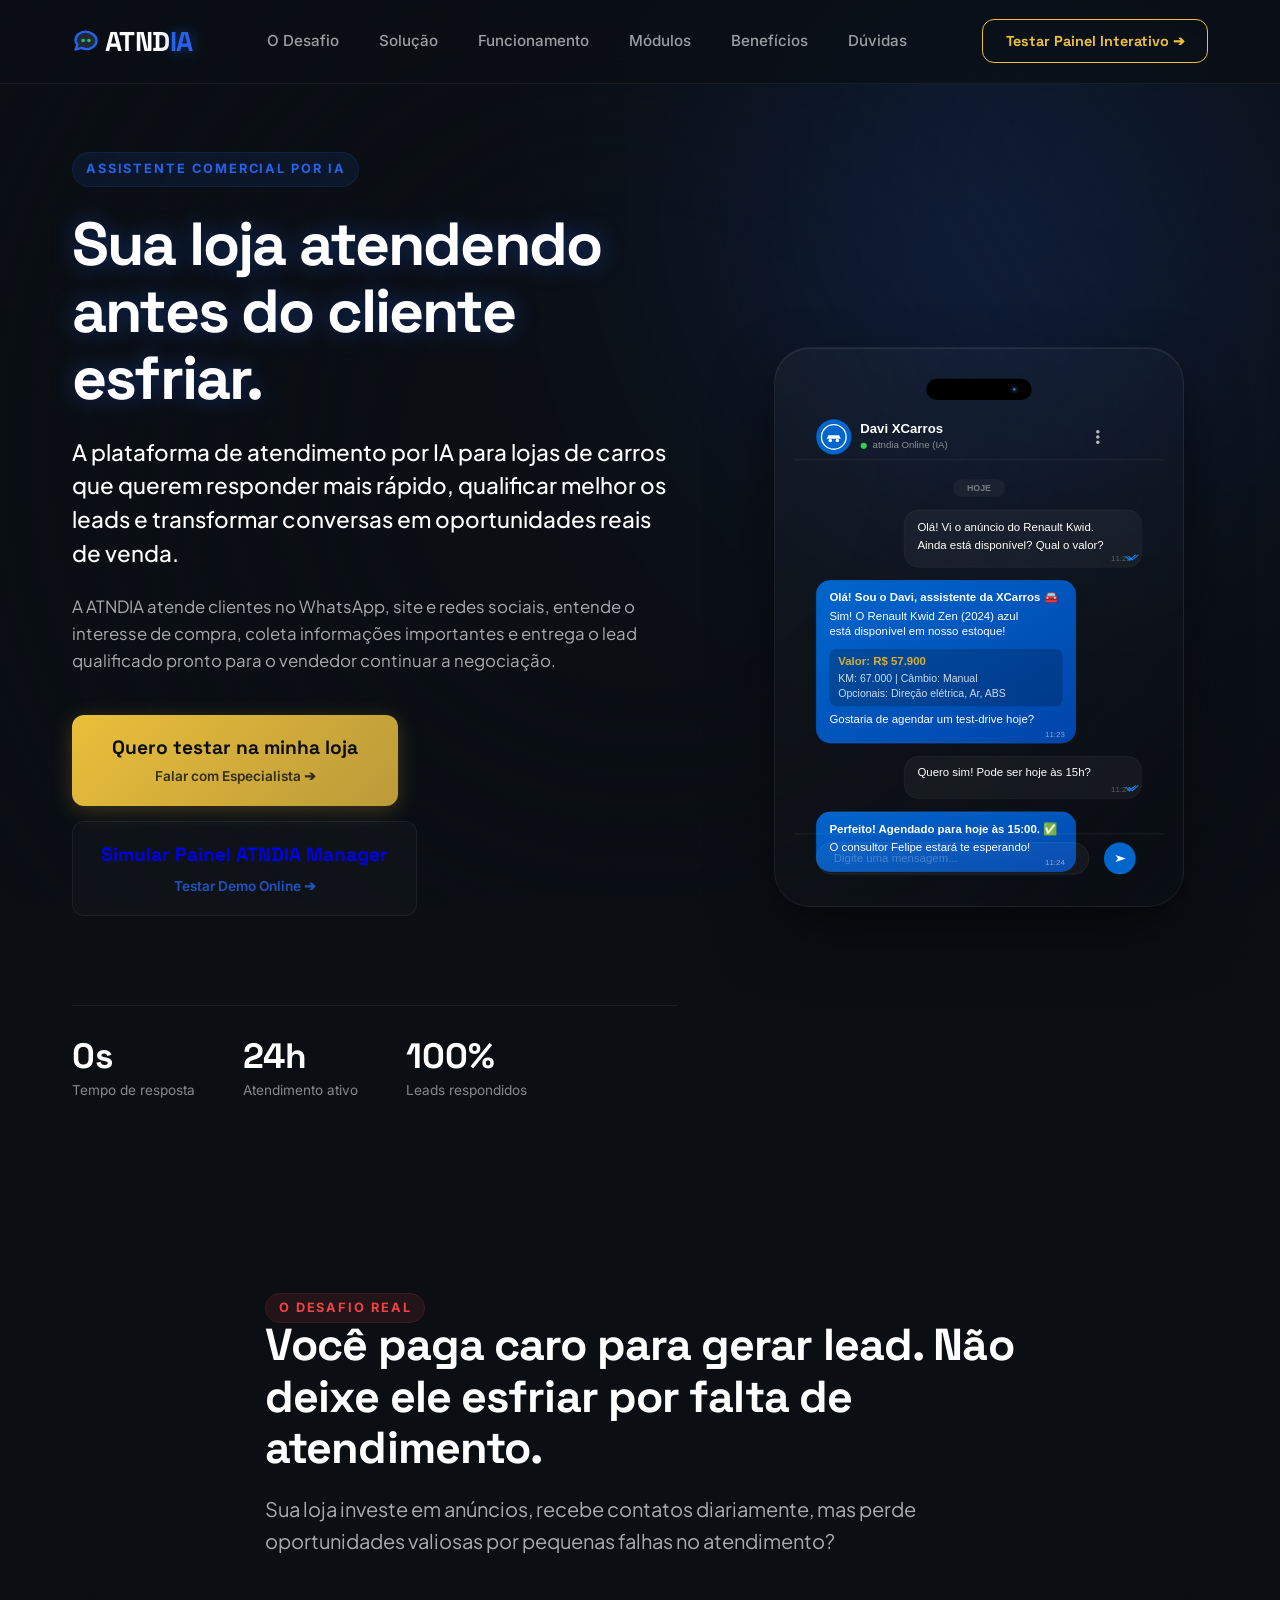
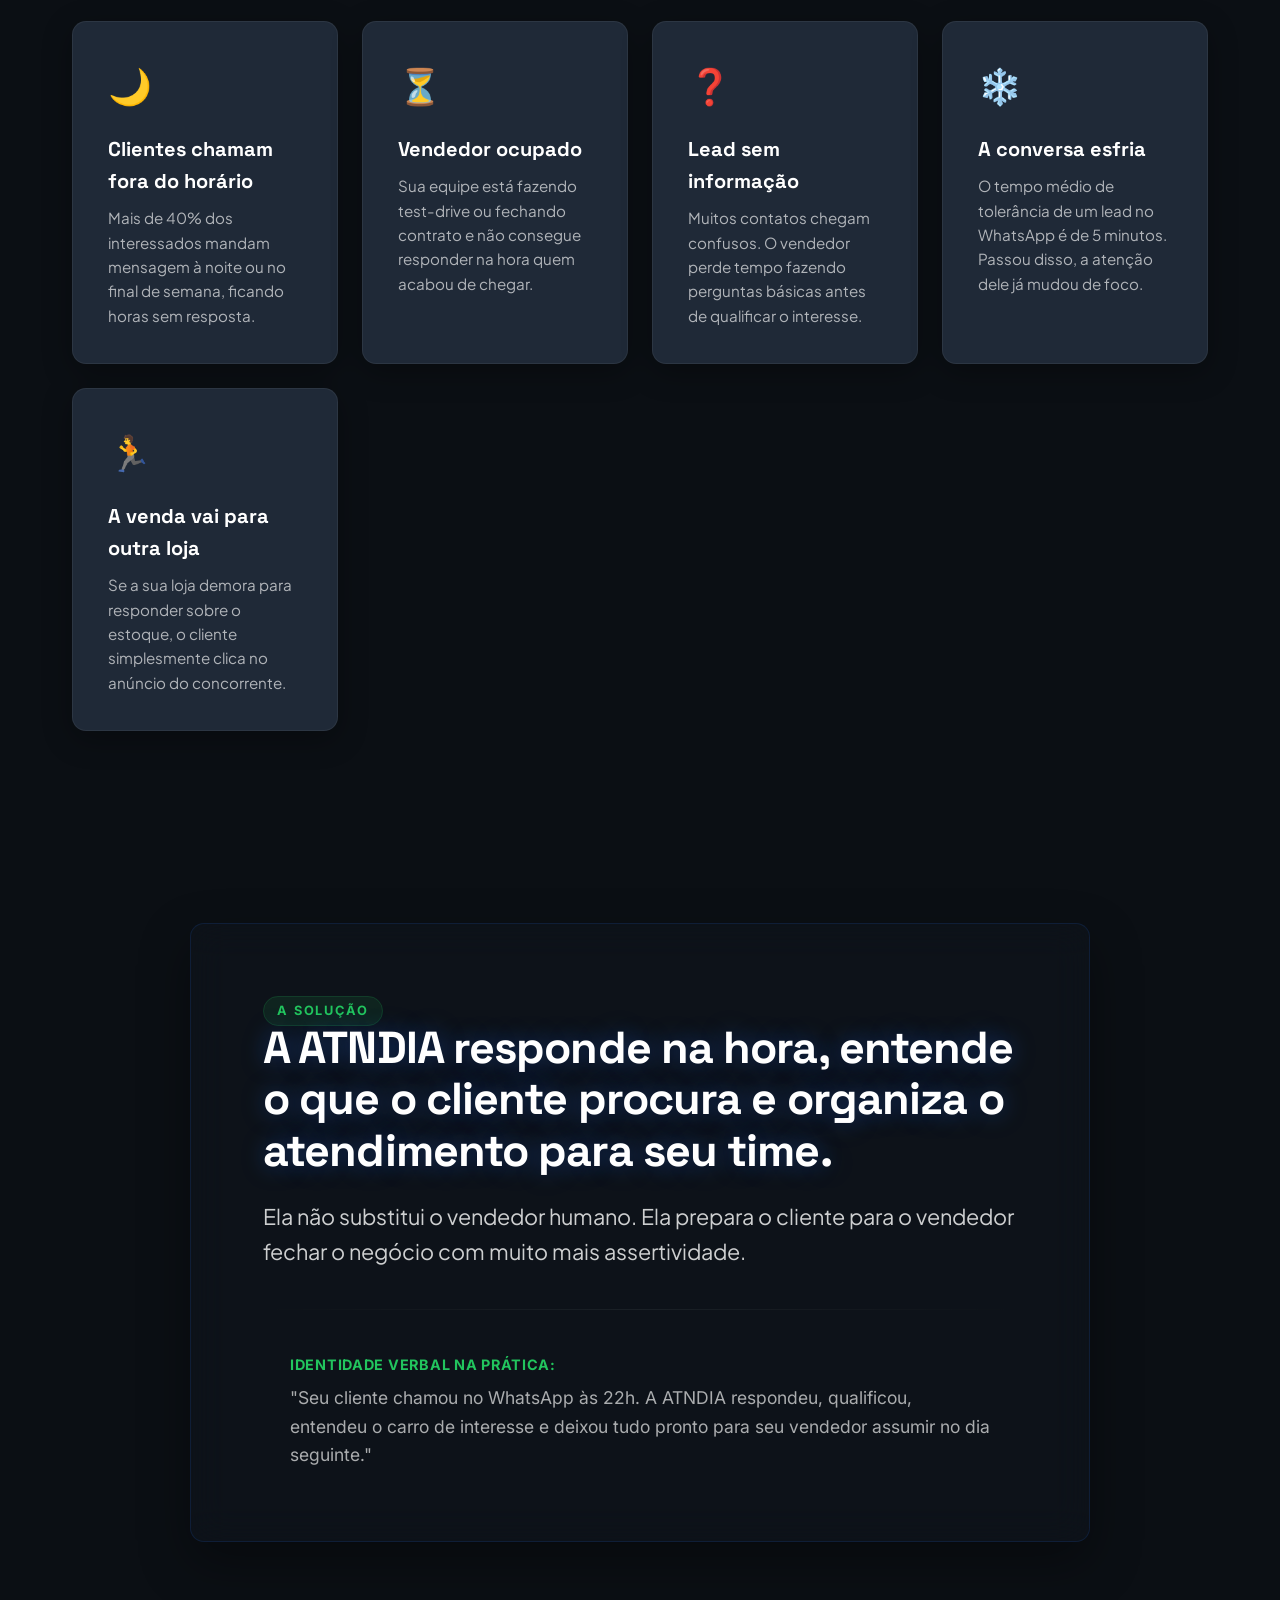
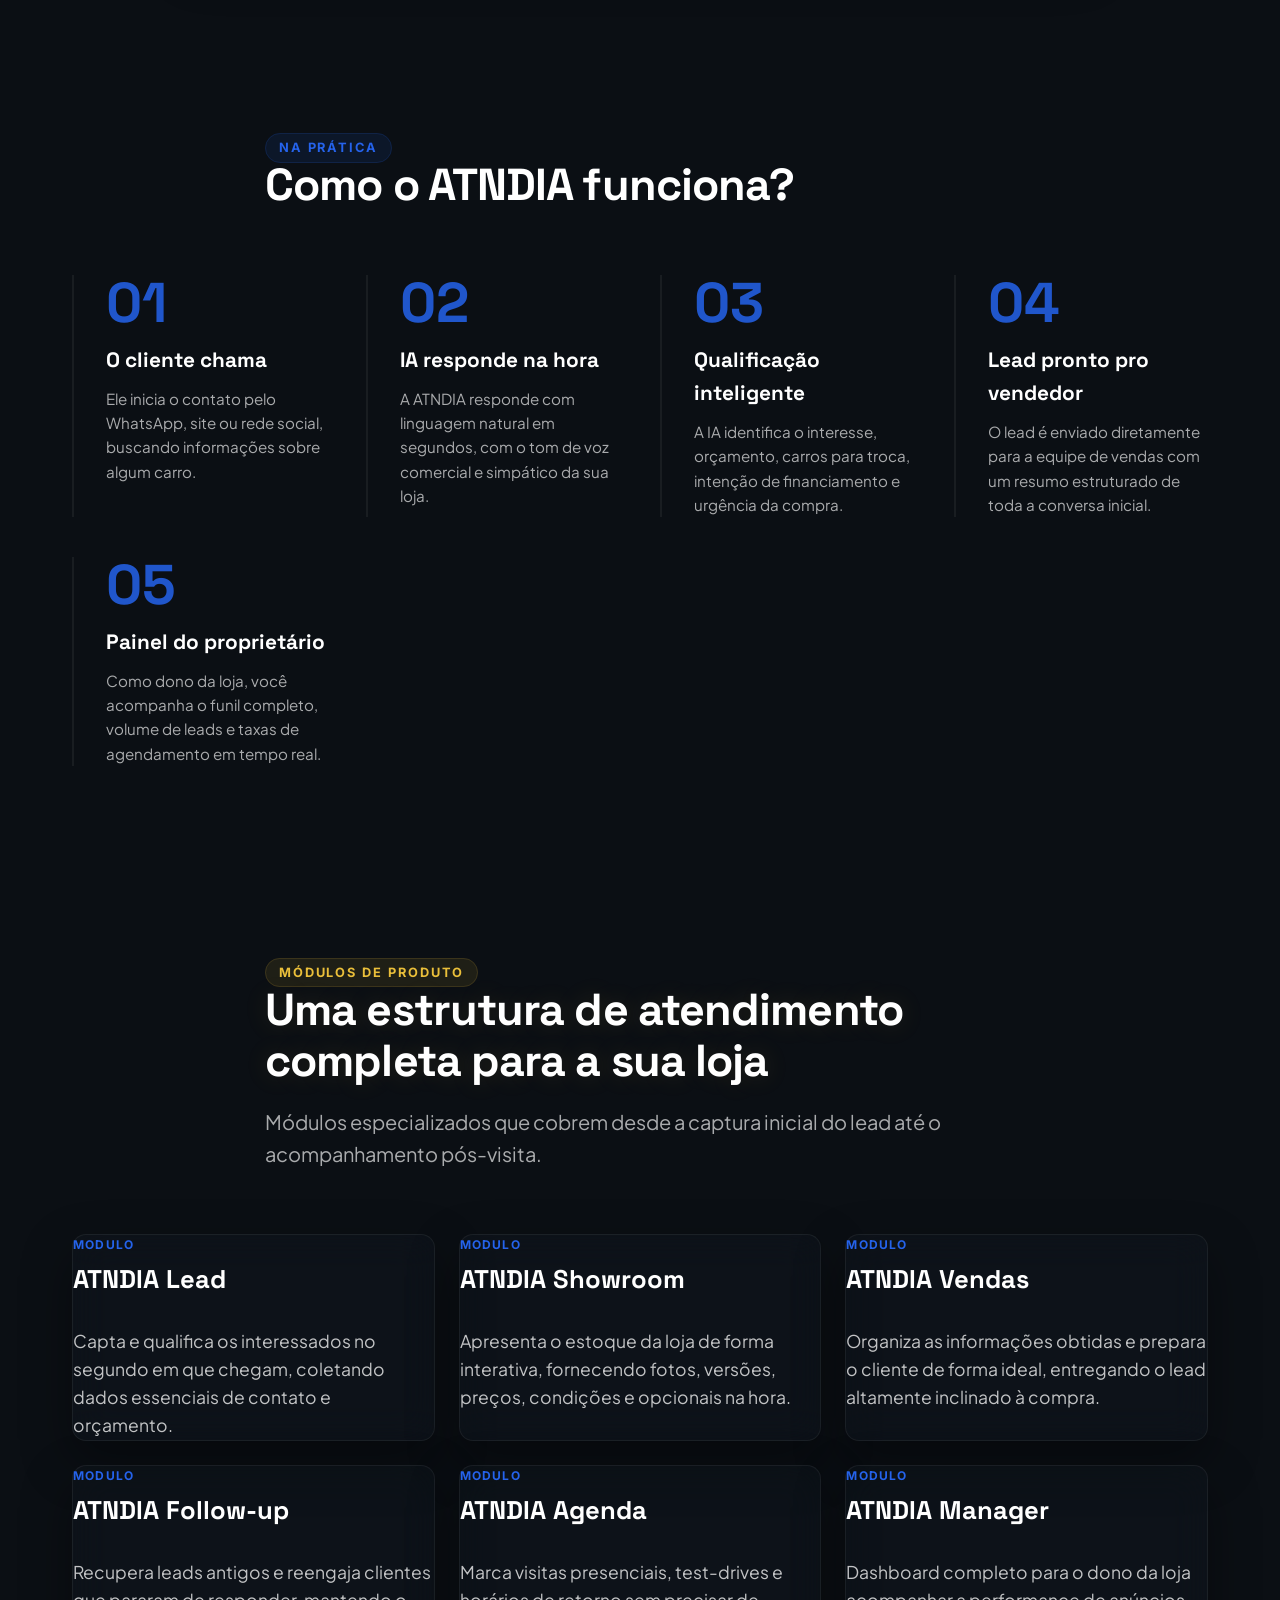
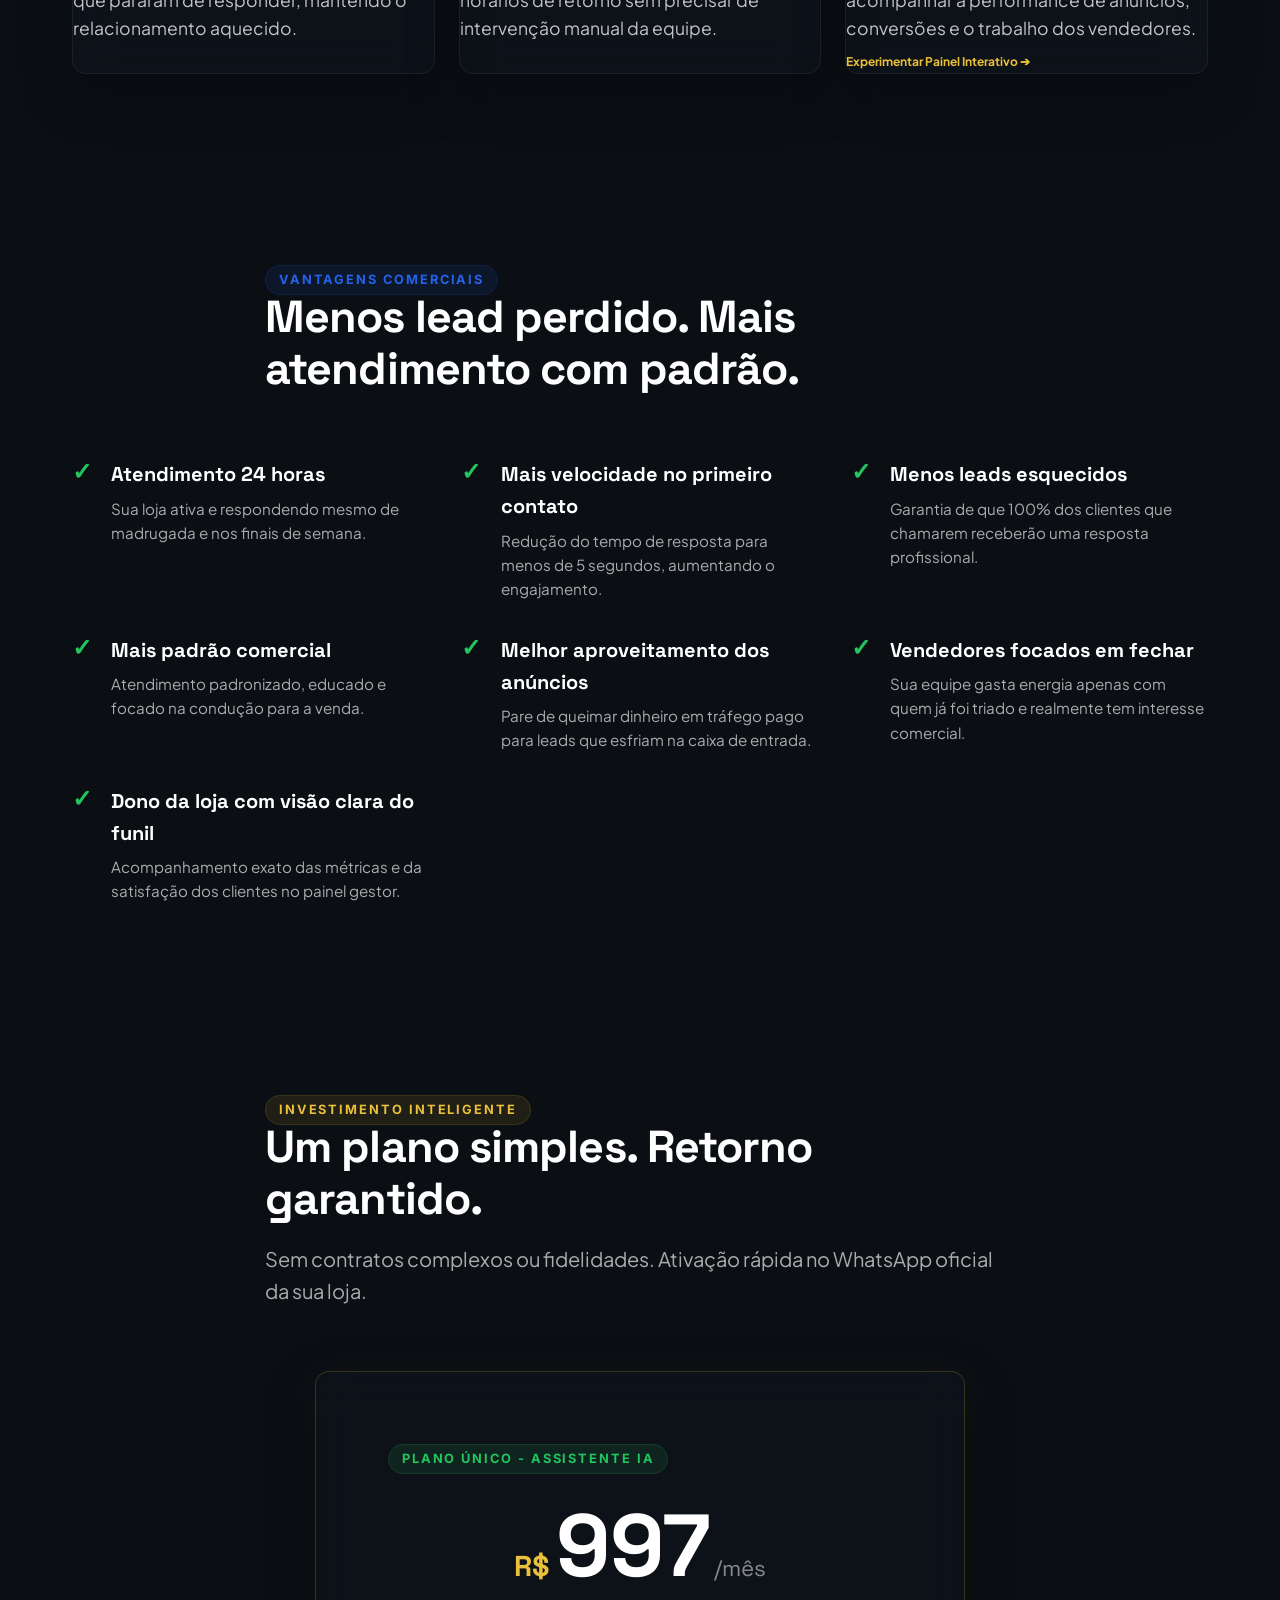
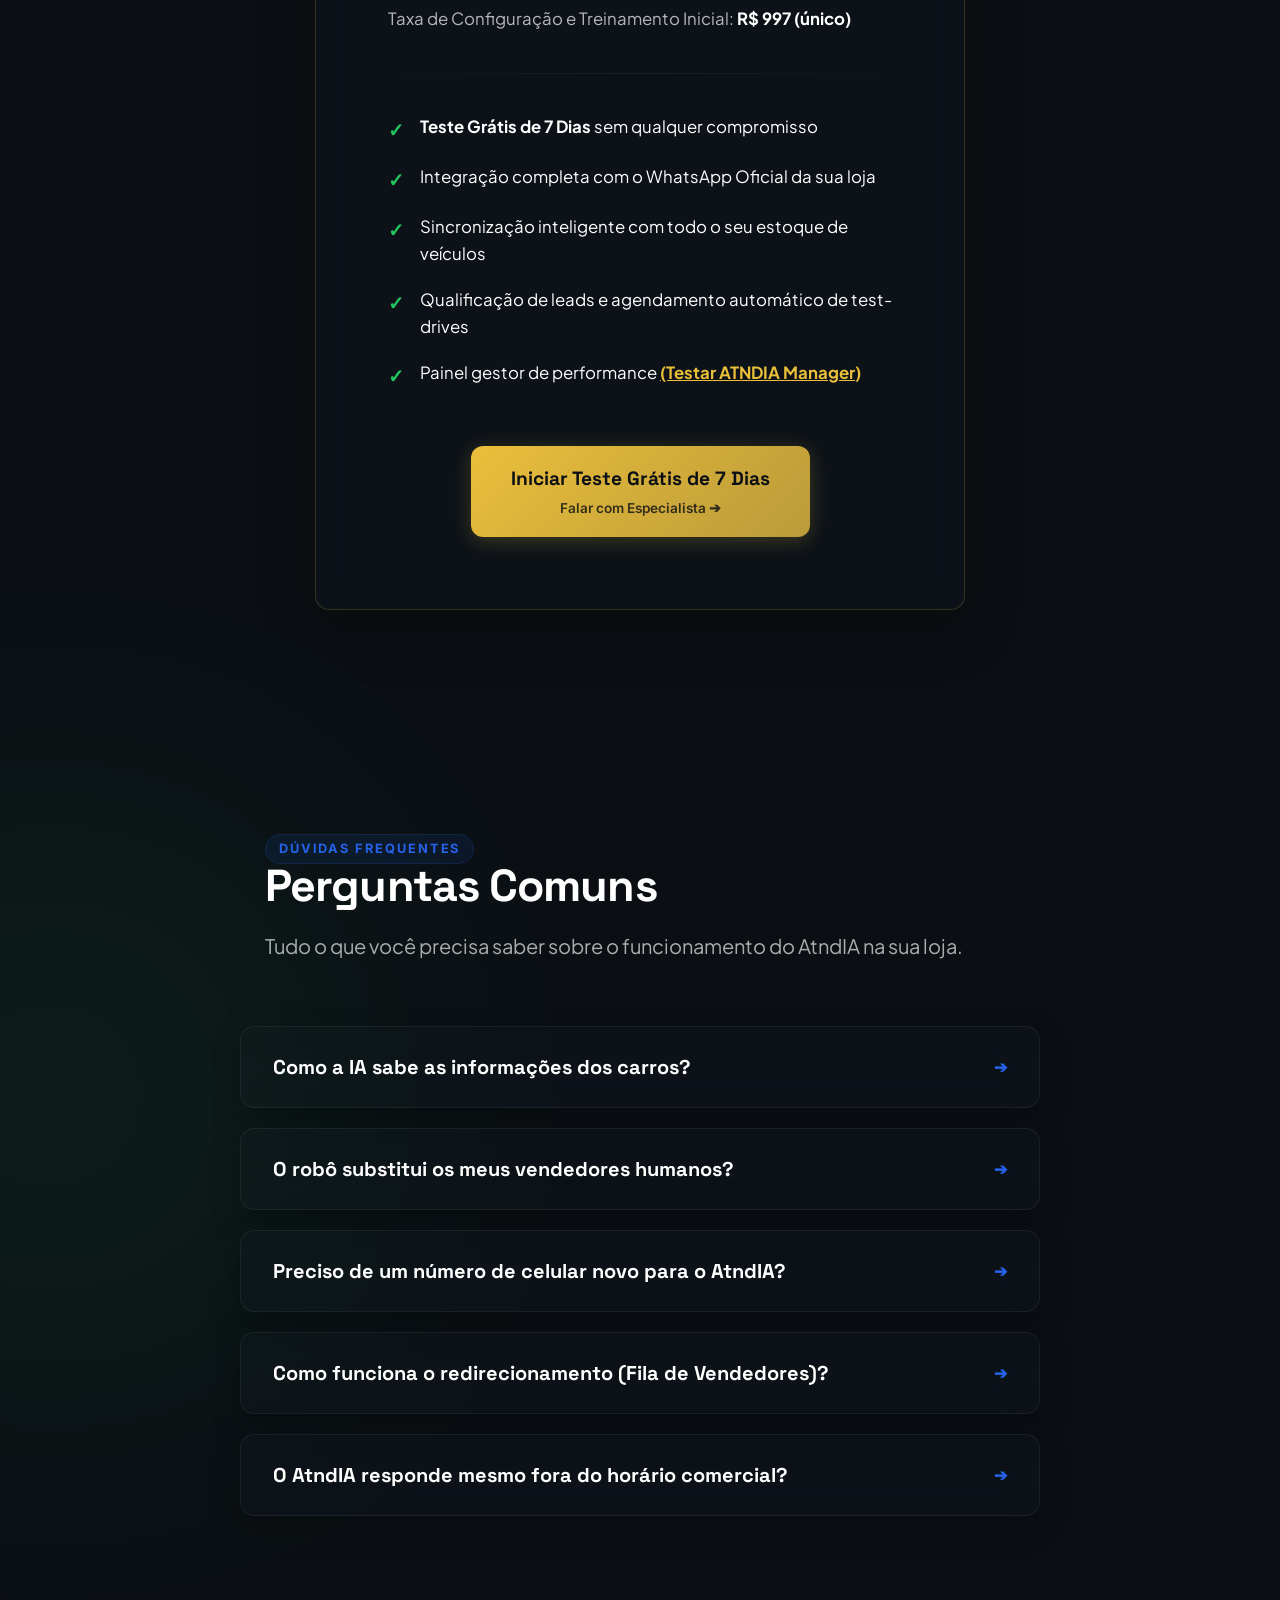
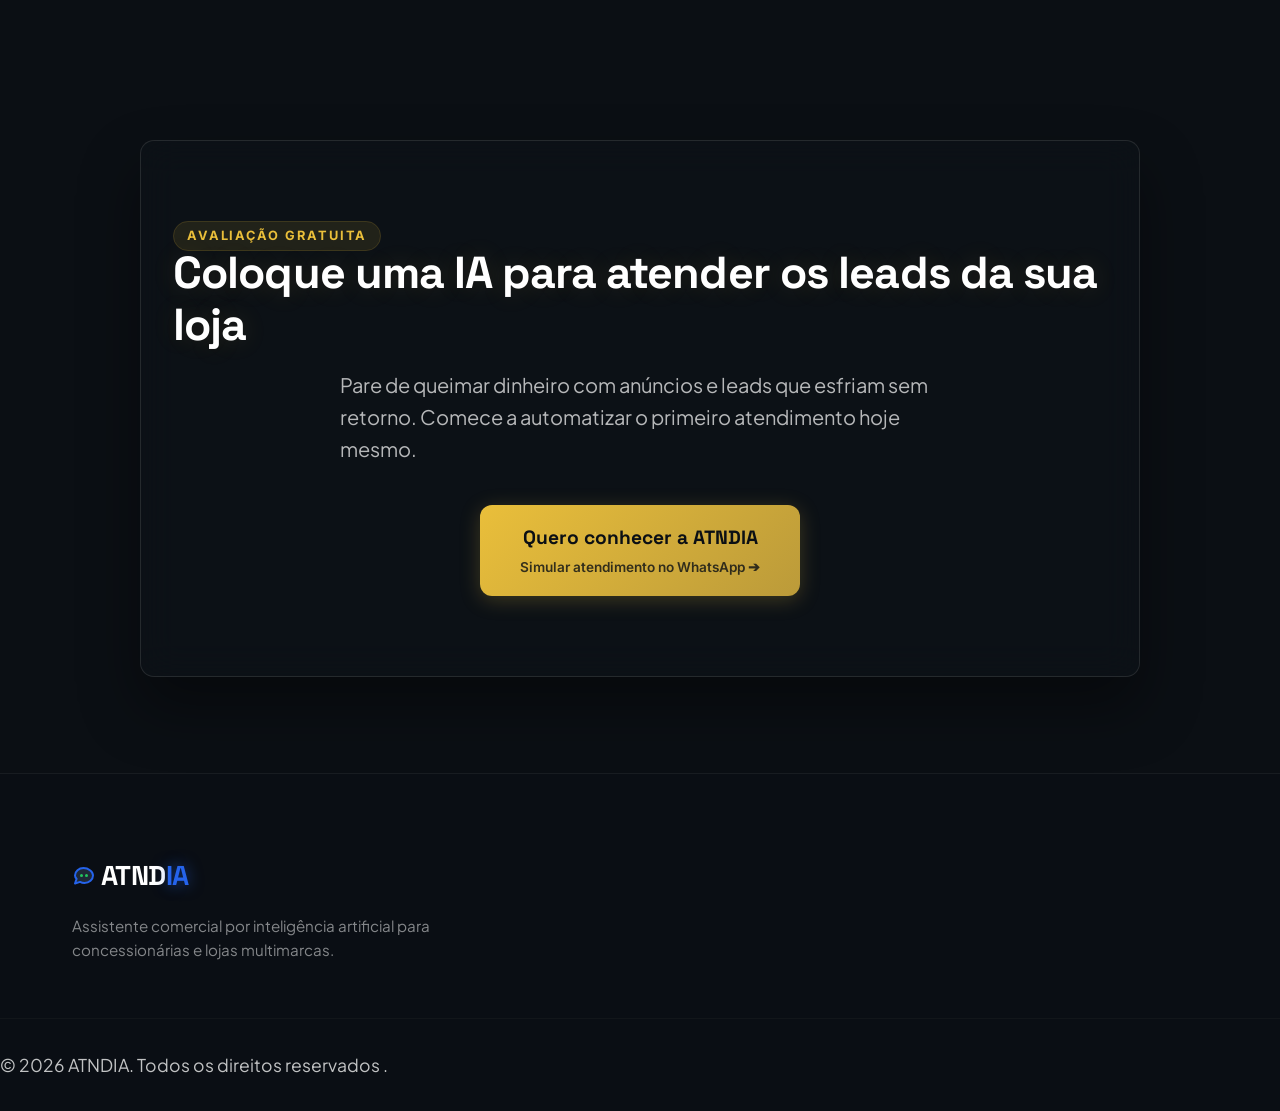
<file: index.html>
<!DOCTYPE html>
<html lang="pt-BR">
<head>
  <meta charset="UTF-8">
  <meta name="viewport" content="width=device-width, initial-scale=1.0">
  <meta name="description" content="ATNDIA — Sua loja atendendo antes do cliente esfriar. Assistente comercial por IA para lojas de carros que querem vender melhor sem deixar lead parado.">
  <title>ATNDIA — Sua loja atendendo antes do cliente esfriar.</title>
  
  <!-- Fontes Oficiais do Design System (Space Grotesk, Plus Jakarta Sans, Inter) -->
  <link rel="preconnect" href="https://fonts.googleapis.com">
  <link rel="preconnect" href="https://fonts.gstatic.com" crossorigin>
  <link href="https://fonts.googleapis.com/css2?family=Space+Grotesk:wght@500;700;800&family=Plus+Jakarta+Sans:wght@400;500;700&family=Inter:wght@400;500;600;700&display=swap" rel="stylesheet">
  
  <!-- Folha de Estilos -->
  <link rel="stylesheet" href="style.css">
  
  <!-- Favicon Simplificado -->
  <link rel="icon" type="image/svg+xml" href="data:image/svg+xml,<svg xmlns=%22http://www.w3.org/2000/svg%22 viewBox=%220 0 100 100%22><rect width=%22100%22 height=%22100%22 rx=%2222%22 fill=%22%230b0f14%22/><text y=%2265%22 x=%2210%22 font-size=%2244%22 font-weight=%22800%22 fill=%22%23ffffff%22 font-family=%22'Space Grotesk',sans-serif%22>ATND</text><text y=%2265%22 x=%2260%22 font-size=%2244%22 font-weight=%22800%22 fill=%22%232563eb%22 font-family=%22'Space Grotesk',sans-serif%22>IA</text></svg>">
</head>
<body>

  <!-- Background Gradients e Vinheta -->
  <div class="vinheta"></div>
  <div class="glow-backface blue"></div>
  <div class="glow-backface green"></div>

  <!-- Cabeçalho (Header Glassmorphic) -->
  <header id="main-header">
    <div class="header-container">
      <div class="logo">
        <svg class="logo-icon" width="28" height="28" viewBox="0 0 24 24" fill="none" xmlns="http://www.w3.org/2000/svg">
          <!-- Ícone: Balão de conversa + Farol / Movimento -->
          <path d="M21 11.5C21 15.6421 17.1944 19 12.5 19C10.8711 19 9.35624 18.5929 8.08386 17.8863L3 19.5L4.57018 14.8192C3.57864 13.8821 3 12.7386 3 11.5C3 7.35786 6.80558 4 11.5 4C16.1944 4 21 7.35786 21 11.5Z" fill="#1f2937" stroke="#2563eb" stroke-width="2" stroke-linejoin="round"/>
          <circle cx="9.5" cy="11.5" r="1.5" fill="#22c55e" />
          <circle cx="14.5" cy="11.5" r="1.5" fill="#22c55e" />
        </svg>
        <span class="logo-text">ATND<span class="ia-accent">IA</span></span>
      </div>
      <nav class="nav-links">
        <a href="#problema">O Desafio</a>
        <a href="#solucao">Solução</a>
        <a href="#como-funciona">Funcionamento</a>
        <a href="#modulos">Módulos</a>
        <a href="#beneficios">Benefícios</a>
        <a href="#faq">Dúvidas</a>
      </nav>
      <div class="header-cta">
        <a href="manager.html" class="btn btn-sm btn-outline" style="border-color: var(--accent); color: var(--accent);">Testar Painel Interativo ➔</a>
      </div>
    </div>
  </header>

  <!-- Topo / Hero Section -->
  <section class="hero-section">
    <div class="section-container hero-grid">
      <!-- Lado Esquerdo: Posicionamento Principal -->
      <div class="hero-content">
        <span class="badge">ASSISTENTE COMERCIAL POR IA</span>
        <h1 id="hero-title" class="glow-text-blue">Sua loja atendendo antes do cliente esfriar.</h1>
        <p class="hero-subtitle">A plataforma de atendimento por IA para lojas de carros que querem responder mais rápido, qualificar melhor os leads e transformar conversas em oportunidades reais de venda.</p>
        <p class="hero-desc-sec">A ATNDIA atende clientes no WhatsApp, site e redes sociais, entende o interesse de compra, coleta informações importantes e entrega o lead qualificado pronto para o vendedor continuar a negociação.</p>
        
        <div class="hero-actions" style="display: flex; gap: 15px; flex-wrap: wrap; margin-bottom: 25px;">
          <a href="https://wa.me/5516996045700?text=Quero%20uma%20demonstracao%20do%20ATNDIA" class="btn btn-lg btn-primary glow-button-gold">
            Quero testar na minha loja
            <span class="sub-text">Falar com Especialista ➔</span>
          </a>
          <a href="manager.html" class="btn btn-lg btn-secondary" style="border: 1px solid var(--border); padding: 18px 28px; background: rgba(255,255,255,0.02); display: flex; flex-direction: column; align-items: center; justify-content: center; gap: 2px;">
            Simular Painel ATNDIA Manager
            <span class="sub-text" style="color: var(--primary);">Testar Demo Online ➔</span>
          </a>
        </div>
        
        <div class="hero-proof">
          <div class="proof-item">
            <span class="proof-num">0s</span>
            <span class="proof-label">Tempo de resposta</span>
          </div>
          <div class="proof-item">
            <span class="proof-num">24h</span>
            <span class="proof-label">Atendimento ativo</span>
          </div>
          <div class="proof-item">
            <span class="proof-num">100%</span>
            <span class="proof-label">Leads respondidos</span>
          </div>
        </div>
      </div>

      <!-- Lado Direito: Celular com o Chat em Ação -->
      <div class="hero-visual">
        <div class="phone-wrapper">
          <object type="image/svg+xml" data="conversas_mockup.svg" class="phone-svg" aria-label="Mockup do atendimento inteligente ATNDIA"></object>
        </div>
      </div>
    </div>
  </section>

  <!-- Seção 2: O Problema -->
  <section id="problema" class="problem-section">
    <div class="section-container">
      <div class="section-header text-center">
        <span class="badge badge-error">O DESAFIO REAL</span>
        <h2>Você paga caro para gerar lead. Não deixe ele esfriar por falta de atendimento.</h2>
        <p class="section-subtitle">Sua loja investe em anúncios, recebe contatos diariamente, mas perde oportunidades valiosas por pequenas falhas no atendimento?</p>
      </div>

      <div class="grid-problems">
        <!-- Item 1 -->
        <div class="card-problem">
          <span class="problem-icon">🌙</span>
          <h4>Clientes chamam fora do horário</h4>
          <p>Mais de 40% dos interessados mandam mensagem à noite ou no final de semana, ficando horas sem resposta.</p>
        </div>
        <!-- Item 2 -->
        <div class="card-problem">
          <span class="problem-icon">⏳</span>
          <h4>Vendedor ocupado</h4>
          <p>Sua equipe está fazendo test-drive ou fechando contrato e não consegue responder na hora quem acabou de chegar.</p>
        </div>
        <!-- Item 3 -->
        <div class="card-problem">
          <span class="problem-icon">❓</span>
          <h4>Lead sem informação</h4>
          <p>Muitos contatos chegam confusos. O vendedor perde tempo fazendo perguntas básicas antes de qualificar o interesse.</p>
        </div>
        <!-- Item 4 -->
        <div class="card-problem">
          <span class="problem-icon">❄️</span>
          <h4>A conversa esfria</h4>
          <p>O tempo médio de tolerância de um lead no WhatsApp é de 5 minutos. Passou disso, a atenção dele já mudou de foco.</p>
        </div>
        <!-- Item 5 -->
        <div class="card-problem">
          <span class="problem-icon">🏃</span>
          <h4>A venda vai para outra loja</h4>
          <p>Se a sua loja demora para responder sobre o estoque, o cliente simplesmente clica no anúncio do concorrente.</p>
        </div>
      </div>
    </div>
  </section>

  <!-- Seção 3: A Solução -->
  <section id="solucao" class="solution-section text-center">
    <div class="section-container card-glass solution-box">
      <span class="badge badge-success">A SOLUÇÃO</span>
      <h2 class="glow-text-blue">A ATNDIA responde na hora, entende o que o cliente procura e organiza o atendimento para seu time.</h2>
      <p class="solution-desc">Ela não substitui o vendedor humano. Ela prepara o cliente para o vendedor fechar o negócio com muito mais assertividade.</p>
      
      <div class="solution-divider"></div>
      
      <p class="solution-example">
        <strong>Identidade Verbal na Prática:</strong><br>
        "Seu cliente chamou no WhatsApp às 22h. A ATNDIA respondeu, qualificou, entendeu o carro de interesse e deixou tudo pronto para seu vendedor assumir no dia seguinte."
      </p>
    </div>
  </section>

  <!-- Seção 4: Como Funciona -->
  <section id="como-funciona" class="how-it-works-section">
    <div class="section-container">
      <div class="section-header text-center">
        <span class="badge">NA PRÁTICA</span>
        <h2>Como o ATNDIA funciona?</h2>
      </div>

      <div class="steps-container">
        <!-- Passo 1 -->
        <div class="step-card">
          <div class="step-num">01</div>
          <h3 class="step-title">O cliente chama</h3>
          <p class="step-text">Ele inicia o contato pelo WhatsApp, site ou rede social, buscando informações sobre algum carro.</p>
        </div>

        <!-- Passo 2 -->
        <div class="step-card">
          <div class="step-num">02</div>
          <h3 class="step-title">IA responde na hora</h3>
          <p class="step-text">A ATNDIA responde com linguagem natural em segundos, com o tom de voz comercial e simpático da sua loja.</p>
        </div>

        <!-- Passo 3 -->
        <div class="step-card">
          <div class="step-num">03</div>
          <h3 class="step-title">Qualificação inteligente</h3>
          <p class="step-text">A IA identifica o interesse, orçamento, carros para troca, intenção de financiamento e urgência da compra.</p>
        </div>

        <!-- Passo 4 -->
        <div class="step-card">
          <div class="step-num">04</div>
          <h3 class="step-title">Lead pronto pro vendedor</h3>
          <p class="step-text">O lead é enviado diretamente para a equipe de vendas com um resumo estruturado de toda a conversa inicial.</p>
        </div>

        <!-- Passo 5 -->
        <div class="step-card">
          <div class="step-num">05</div>
          <h3 class="step-title">Painel do proprietário</h3>
          <p class="step-text">Como dono da loja, você acompanha o funil completo, volume de leads e taxas de agendamento em tempo real.</p>
        </div>
      </div>
    </div>
  </section>

  <!-- Seção 5: Os Módulos da Plataforma -->
  <section id="modulos" class="modules-section">
    <div class="section-container">
      <div class="section-header text-center">
        <span class="badge badge-accent">MÓDULOS DE PRODUTO</span>
        <h2 class="glow-text-gold">Uma estrutura de atendimento completa para a sua loja</h2>
        <p class="section-subtitle">Módulos especializados que cobrem desde a captura inicial do lead até o acompanhamento pós-visita.</p>
      </div>

      <div class="grid-modules">
        <!-- Módulo 1 -->
        <div class="card-glass">
          <div class="module-header">
            <span class="module-tag">MODULO</span>
            <h3>ATNDIA Lead</h3>
          </div>
          <p class="card-text">Capta e qualifica os interessados no segundo em que chegam, coletando dados essenciais de contato e orçamento.</p>
        </div>
        <!-- Módulo 2 -->
        <div class="card-glass">
          <div class="module-header">
            <span class="module-tag">MODULO</span>
            <h3>ATNDIA Showroom</h3>
          </div>
          <p class="card-text">Apresenta o estoque da loja de forma interativa, fornecendo fotos, versões, preços, condições e opcionais na hora.</p>
        </div>
        <!-- Módulo 3 -->
        <div class="card-glass">
          <div class="module-header">
            <span class="module-tag">MODULO</span>
            <h3>ATNDIA Vendas</h3>
          </div>
          <p class="card-text">Organiza as informações obtidas e prepara o cliente de forma ideal, entregando o lead altamente inclinado à compra.</p>
        </div>
        <!-- Módulo 4 -->
        <div class="card-glass">
          <div class="module-header">
            <span class="module-tag">MODULO</span>
            <h3>ATNDIA Follow-up</h3>
          </div>
          <p class="card-text">Recupera leads antigos e reengaja clientes que pararam de responder, mantendo o relacionamento aquecido.</p>
        </div>
        <!-- Módulo 5 -->
        <div class="card-glass">
          <div class="module-header">
            <span class="module-tag">MODULO</span>
            <h3>ATNDIA Agenda</h3>
          </div>
          <p class="card-text">Marca visitas presenciais, test-drives e horários de retorno sem precisar de intervenção manual da equipe.</p>
        </div>
        <!-- Módulo 6 -->
        <div class="card-glass" style="position: relative;">
          <div class="module-header">
            <span class="module-tag">MODULO</span>
            <h3>ATNDIA Manager</h3>
          </div>
          <p class="card-text">Dashboard completo para o dono da loja acompanhar a performance de anúncios, conversões e o trabalho dos vendedores.</p>
          <a href="manager.html" style="font-size: 12px; color: var(--accent); text-decoration: none; font-weight: 700; display: inline-block; margin-top: 10px;">Experimentar Painel Interativo ➔</a>
        </div>
      </div>
    </div>
  </section>

  <!-- Seção 6: Benefícios -->
  <section id="beneficios" class="benefits-section">
    <div class="section-container">
      <div class="section-header text-center">
        <span class="badge">VANTAGENS COMERCIAIS</span>
        <h2>Menos lead perdido. Mais atendimento com padrão.</h2>
      </div>

      <div class="grid-benefits">
        <div class="benefit-item">
          <span class="benefit-check">✓</span>
          <div>
            <h4>Atendimento 24 horas</h4>
            <p>Sua loja ativa e respondendo mesmo de madrugada e nos finais de semana.</p>
          </div>
        </div>
        <div class="benefit-item">
          <span class="benefit-check">✓</span>
          <div>
            <h4>Mais velocidade no primeiro contato</h4>
            <p>Redução do tempo de resposta para menos de 5 segundos, aumentando o engajamento.</p>
          </div>
        </div>
        <div class="benefit-item">
          <span class="benefit-check">✓</span>
          <div>
            <h4>Menos leads esquecidos</h4>
            <p>Garantia de que 100% dos clientes que chamarem receberão uma resposta profissional.</p>
          </div>
        </div>
        <div class="benefit-item">
          <span class="benefit-check">✓</span>
          <div>
            <h4>Mais padrão comercial</h4>
            <p>Atendimento padronizado, educado e focado na condução para a venda.</p>
          </div>
        </div>
        <div class="benefit-item">
          <span class="benefit-check">✓</span>
          <div>
            <h4>Melhor aproveitamento dos anúncios</h4>
            <p>Pare de queimar dinheiro em tráfego pago para leads que esfriam na caixa de entrada.</p>
          </div>
        </div>
        <div class="benefit-item">
          <span class="benefit-check">✓</span>
          <div>
            <h4>Vendedores focados em fechar</h4>
            <p>Sua equipe gasta energia apenas com quem já foi triado e realmente tem interesse comercial.</p>
          </div>
        </div>
        <div class="benefit-item">
          <span class="benefit-check">✓</span>
          <div>
            <h4>Dono da loja com visão clara do funil</h4>
            <p>Acompanhamento exato das métricas e da satisfação dos clientes no painel gestor.</p>
          </div>
        </div>
      </div>
    </div>
  </section>

  <!-- Seção de Preços -->
  <section id="precos" class="pricing-section">
    <div class="section-container">
      <div class="section-header text-center">
        <span class="badge badge-accent">INVESTIMENTO INTELIGENTE</span>
        <h2>Um plano simples. Retorno garantido.</h2>
        <p class="section-subtitle">Sem contratos complexos ou fidelidades. Ativação rápida no WhatsApp oficial da sua loja.</p>
      </div>

      <div class="pricing-box card-glass">
        <div class="pricing-header text-center">
          <span class="badge badge-success">PLANO ÚNICO - ASSISTENTE IA</span>
          <div class="price-value">
            <span class="price-currency">R$</span>
            <span class="price-num">997</span>
            <span class="price-period">/mês</span>
          </div>
          <p class="price-setup">Taxa de Configuração e Treinamento Inicial: <strong>R$ 997 (único)</strong></p>
        </div>

        <div class="pricing-divider"></div>

        <div class="pricing-features">
          <div class="p-feature">
            <span class="p-check">✓</span>
            <span><strong>Teste Grátis de 7 Dias</strong> sem qualquer compromisso</span>
          </div>
          <div class="p-feature">
            <span class="p-check">✓</span>
            <span>Integração completa com o WhatsApp Oficial da sua loja</span>
          </div>
          <div class="p-feature">
            <span class="p-check">✓</span>
            <span>Sincronização inteligente com todo o seu estoque de veículos</span>
          </div>
          <div class="p-feature">
            <span class="p-check">✓</span>
            <span>Qualificação de leads e agendamento automático de test-drives</span>
          </div>
          <div class="p-feature">
            <span class="p-check">✓</span>
            <span>Painel gestor de performance <a href="manager.html" style="color: var(--accent); font-weight: 700; text-decoration: underline;">(Testar ATNDIA Manager)</a></span>
          </div>
        </div>

        <div class="pricing-cta text-center">
          <a href="https://wa.me/5516996045700?text=Quero%20uma%20demonstracao%20do%20ATNDIA" class="btn btn-lg btn-primary glow-button-gold">
            Iniciar Teste Grátis de 7 Dias
            <span class="sub-text">Falar com Especialista ➔</span>
          </a>
        </div>
      </div>
    </div>
  </section>

  <!-- Seção de FAQ (Perguntas Frequentes) -->
  <section id="faq" class="faq-section">
    <div class="section-container">
      <div class="section-header text-center">
        <span class="badge">DÚVIDAS FREQUENTES</span>
        <h2>Perguntas Comuns</h2>
        <p class="section-subtitle">Tudo o que você precisa saber sobre o funcionamento do AtndIA na sua loja.</p>
      </div>

      <div class="faq-container">
        <!-- Pergunta 1 -->
        <details class="faq-item card-glass">
          <summary class="faq-question">Como a IA sabe as informações dos carros? <span class="faq-arrow">➔</span></summary>
          <div class="faq-answer">
            Nós integramos a inteligência artificial com o estoque da sua loja de três maneiras simples: você pode conectar seu link de integração XML (como XCarros ou AGSistema), fazer upload de uma planilha CSV no painel ou até cadastrar veículos na hora enviando uma foto com os dados na legenda direto para o WhatsApp do robô. A IA lê essas informações em tempo real.
          </div>
        </details>

        <!-- Pergunta 2 -->
        <details class="faq-item card-glass">
          <summary class="faq-question">O robô substitui os meus vendedores humanos? <span class="faq-arrow">➔</span></summary>
          <div class="faq-answer">
            Não, o AtndIA não substitui sua equipe! O robô atua na triagem e qualificação inicial rápida de leads que chegam dos anúncios (inclusive de madrugada). Assim que o cliente é qualificado e demonstra interesse firme de compra, o sistema faz o "handoff" direcionando o contato de forma organizada para a fila dos seus vendedores reais.
          </div>
        </details>

        <!-- Pergunta 3 -->
        <details class="faq-item card-glass">
          <summary class="faq-question">Preciso de um número de celular novo para o AtndIA? <span class="faq-arrow">➔</span></summary>
          <div class="faq-answer">
            Não é necessário. Você pode conectar o número oficial de WhatsApp que a sua concessionária já utiliza no dia a dia. A conexão é feita de forma extremamente simples e rápida pelo nosso painel CRM, bastando fazer o escaneamento de um QR Code (exatamente como é feito no WhatsApp Web).
          </div>
        </details>

        <!-- Pergunta 4 -->
        <details class="faq-item card-glass">
          <summary class="faq-question">Como funciona o redirecionamento (Fila de Vendedores)? <span class="faq-arrow">➔</span></summary>
          <div class="faq-answer">
            O painel gerencia uma fila circular (round-robin) inteligente. Você cadastra os membros do seu time no painel com seus respectivos números de WhatsApp e ordem de atendimento. Cada vez que o robô encerra uma triagem com sucesso ou o cliente pede para falar com um atendente, o robô encaminha o cliente para o próximo vendedor da fila.
          </div>
        </details>

        <!-- Pergunta 5 -->
        <details class="faq-item card-glass">
          <summary class="faq-question">O AtndIA responde mesmo fora do horário comercial? <span class="faq-arrow">➔</span></summary>
          <div class="faq-answer">
            Sim! Esse é um dos maiores benefícios da plataforma. O robô funciona 24 horas por dia, 7 dias por semana. Ele responde aos leads em menos de 5 segundos, inclusive de madrugada, domingos e feriados, impedindo que o cliente interessado perca o entusiasmo ou vá procurar carros no concorrente pela demora na resposta.
          </div>
        </details>
      </div>
    </div>
  </section>

  <!-- Seção Call to Action Final -->
  <section class="cta-final-section">
    <div class="section-container card-glass cta-box text-center">
      <span class="badge badge-accent">AVALIAÇÃO GRATUITA</span>
      <h2 class="glow-text-gold">Coloque uma IA para atender os leads da sua loja</h2>
      <p class="cta-subtitle">Pare de queimar dinheiro com anúncios e leads que esfriam sem retorno. Comece a automatizar o primeiro atendimento hoje mesmo.</p>
      
      <div class="cta-actions">
        <a href="https://wa.me/5516996045700?text=Quero%20uma%20demonstracao%20do%20ATNDIA" class="btn btn-lg btn-primary glow-button-gold">
          Quero conhecer a ATNDIA
          <span class="sub-text">Simular atendimento no WhatsApp ➔</span>
        </a>
      </div>
    </div>
  </section>

  <!-- Rodapé -->
  <footer id="main-footer">
    <div class="footer-container">
      <div class="footer-brand">
        <div class="logo">
          <svg class="logo-icon" width="24" height="24" viewBox="0 0 24 24" fill="none" xmlns="http://www.w3.org/2000/svg">
            <path d="M21 11.5C21 15.6421 17.1944 19 12.5 19C10.8711 19 9.35624 18.5929 8.08386 17.8863L3 19.5L4.57018 14.8192C3.57864 13.8821 3 12.7386 3 11.5C3 7.35786 6.80558 4 11.5 4C16.1944 4 21 7.35786 21 11.5Z" fill="#1f2937" stroke="#2563eb" stroke-width="2" stroke-linejoin="round"/>
            <circle cx="9.5" cy="11.5" r="1.5" fill="#22c55e" />
            <circle cx="14.5" cy="11.5" r="1.5" fill="#22c55e" />
          </svg>
          <span class="logo-text">ATND<span class="ia-accent">IA</span></span>
        </div>
        <p class="footer-tagline">Assistente comercial por inteligência artificial para concessionárias e lojas multimarcas.</p>
      </div>
    </div>
    <div class="footer-bottom text-center">
      <p>&copy; 2026 ATNDIA. Todos os direitos reservados .</p>
    </div>
  </footer>

</body>
</html>
</file>
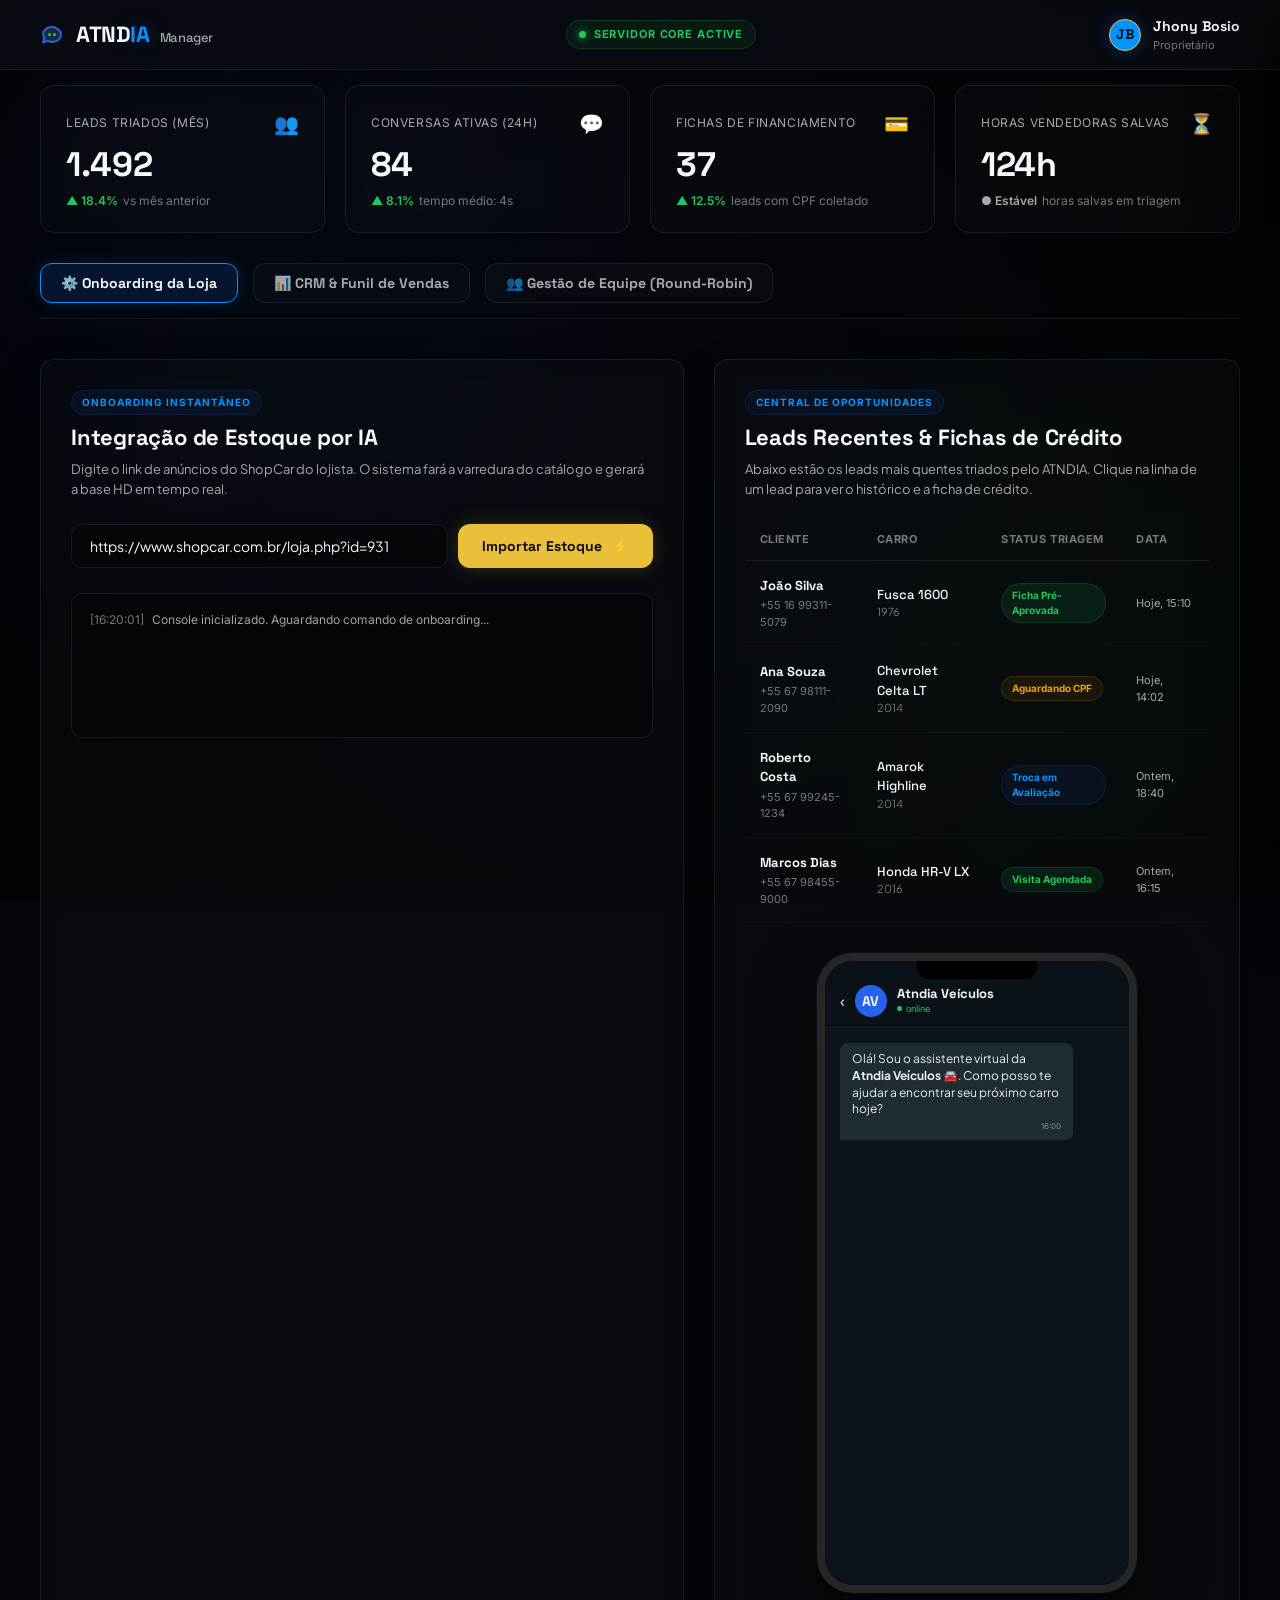
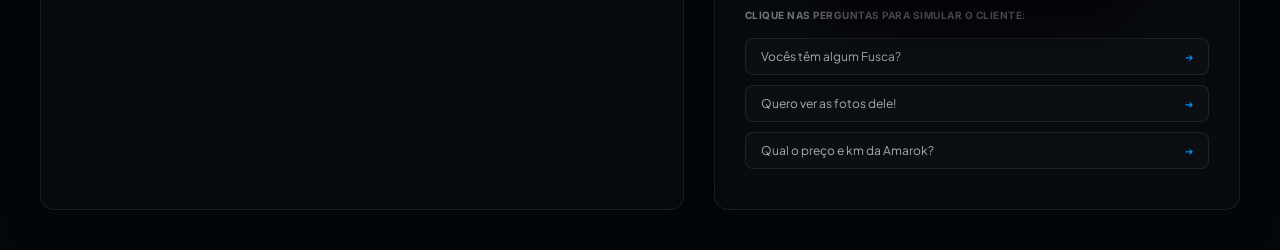
<file: manager.html>
<!DOCTYPE html>
<html lang="pt-BR">
<head>
  <meta charset="UTF-8">
  <meta name="viewport" content="width=device-width, initial-scale=1.0">
  <meta name="description" content="ATNDIA Manager — Dashboard de Gestão de Performance e Onboarding por IA">
  <title>ATNDIA Manager — Painel Gestor de Performance Comercial</title>
  
  <!-- Fontes Oficiais do Design System -->
  <link rel="preconnect" href="https://fonts.googleapis.com">
  <link rel="preconnect" href="https://fonts.gstatic.com" crossorigin>
  <link href="https://fonts.googleapis.com/css2?family=Space+Grotesk:wght@500;700;800&family=Plus+Jakarta+Sans:wght@400;500;700&family=Inter:wght@400;500;600;700&display=swap" rel="stylesheet">
  
  <link rel="stylesheet" href="manager.css">
</head>
<body>

  <!-- Vinheta de Fundo -->
  <div class="vinheta-dashboard"></div>

  <!-- Cabeçalho Principal (Glassmorphic) -->
  <header id="dashboard-header">
    <div class="header-container">
      <div class="brand-section">
        <svg width="24" height="24" viewBox="0 0 24 24" fill="none" xmlns="http://www.w3.org/2000/svg">
          <path d="M21 11.5C21 15.6421 17.1944 19 12.5 19C10.8711 19 9.35624 18.5929 8.08386 17.8863L3 19.5L4.57018 14.8192C3.57864 13.8821 3 12.7386 3 11.5C3 7.35786 6.80558 4 11.5 4C16.1944 4 21 7.35786 21 11.5Z" fill="#1f2937" stroke="#2563eb" stroke-width="2" stroke-linejoin="round"/>
          <circle cx="9.5" cy="11.5" r="1.5" fill="#22c55e" />
          <circle cx="14.5" cy="11.5" r="1.5" fill="#22c55e" />
        </svg>
        <span class="logo-text">ATND<span class="logo-accent">IA</span> <span style="font-size: 13px; font-weight: 500; opacity: 0.65; margin-left: 5px;">Manager</span></span>
      </div>
      
      <div class="server-status">
        <div class="status-dot"></div>
        <span>SERVIDOR CORE ACTIVE</span>
      </div>
      
      <div class="user-profile">
        <div class="user-avatar">JB</div>
        <div class="user-info">
          <span class="user-name">Jhony Bosio</span>
          <span class="user-role">Proprietário</span>
        </div>
      </div>
    </div>
  </header>

  <!-- Wrapper do Dashboard -->
  <div class="dashboard-wrapper">
    
    <!-- Seção 1: Top KPIs -->
    <div class="metrics-grid">
      <!-- KPI 1 -->
      <div class="metric-card">
        <div class="metric-header">
          <span class="metric-title">Leads Triados (Mês)</span>
          <span class="metric-icon">👥</span>
        </div>
        <span class="metric-value" id="kpi-leads">1.492</span>
        <div class="metric-trend up">
          <span>▲ 18.4%</span>
          <span style="color: var(--text-dimmed); font-weight: normal;">vs mês anterior</span>
        </div>
      </div>
      <!-- KPI 2 -->
      <div class="metric-card">
        <div class="metric-header">
          <span class="metric-title">Conversas Ativas (24h)</span>
          <span class="metric-icon">💬</span>
        </div>
        <span class="metric-value" id="kpi-conversas">84</span>
        <div class="metric-trend up">
          <span>▲ 8.1%</span>
          <span style="color: var(--text-dimmed); font-weight: normal;">tempo médio: 4s</span>
        </div>
      </div>
      <!-- KPI 3 -->
      <div class="metric-card">
        <div class="metric-header">
          <span class="metric-title">Fichas de Financiamento</span>
          <span class="metric-icon">💳</span>
        </div>
        <span class="metric-value" id="kpi-fichas">37</span>
        <div class="metric-trend up">
          <span>▲ 12.5%</span>
          <span style="color: var(--text-dimmed); font-weight: normal;">leads com CPF coletado</span>
        </div>
      </div>
      <!-- KPI 4 -->
      <div class="metric-card">
        <div class="metric-header">
          <span class="metric-title">Horas Vendedoras Salvas</span>
          <span class="metric-icon">⏳</span>
        </div>
        <span class="metric-value" id="kpi-horas">124h</span>
        <div class="metric-trend neutral">
          <span>● Estável</span>
          <span style="color: var(--text-dimmed); font-weight: normal;">horas salvas em triagem</span>
        </div>
      </div>
    </div>

    <!-- Navegação em Abas (Tabs) -->
    <div class="tabs-container">
      <button class="tab-btn active" onclick="switchTab('onboarding')">⚙️ Onboarding da Loja</button>
      <button class="tab-btn" onclick="switchTab('crm')">📊 CRM & Funil de Vendas</button>
      <button class="tab-btn" onclick="switchTab('equipe')">👥 Gestão de Equipe (Round-Robin)</button>
    </div>

    <!-- Seção 2: Conteúdo das Abas -->
    <div id="tab-onboarding" class="tab-content active">
      <div class="main-dashboard-grid">
      
      <!-- Coluna da Esquerda: Controles, Scraper e Estoque -->
      <div class="dashboard-panel">
        <div class="panel-header">
          <span class="panel-badge">ONBOARDING INSTANTÂNEO</span>
          <h2 class="panel-title">Integração de Estoque por IA</h2>
          <p class="panel-desc">Digite o link de anúncios do ShopCar do lojista. O sistema fará a varredura do catálogo e gerará a base HD em tempo real.</p>
        </div>
        
        <div class="scraper-control-box">
          <div class="input-group">
            <input type="text" class="scraper-input" id="shopcar-url" value="https://www.shopcar.com.br/loja.php?id=931" placeholder="Insira o link da loja do ShopCar...">
            <button class="btn btn-primary" id="btn-scraper" onclick="iniciarSimulacaoScraper()">
              <span>Importar Estoque</span>
              <span>⚡</span>
            </button>
          </div>
        </div>
        
        <!-- Progress Loader -->
        <div class="progress-container" id="scraper-progress">
          <div class="progress-bar-wrapper">
            <div class="progress-bar-fill" id="progress-fill"></div>
          </div>
          <div class="progress-label">
            <span id="progress-status">Preparando conexão...</span>
            <span id="progress-percent">0%</span>
          </div>
        </div>
        
        <!-- Console de Logs -->
        <div class="console-box" id="console-logs">
          <div class="log-line">
            <span class="log-timestamp">[16:20:01]</span>
            <span class="log-text info">Console inicializado. Aguardando comando de onboarding...</span>
          </div>
        </div>
        
        <!-- Grid de Carros Importados -->
        <div class="imported-stock-wrapper" id="stock-wrapper">
          <div class="stock-grid-header">
            <span class="panel-badge gold">ESTOQUE ATIVO EM PRODUÇÃO</span>
            <span class="stock-count">17 VEÍCULOS HD CARREGADOS</span>
          </div>
          
          <div class="stock-grid" id="stock-grid-container">
            <!-- Inserido dinamicamente via JS -->
          </div>
        </div>
      </div>
      
      <!-- Coluna da Direita: Leads Recentes e Smartphone de Conversa -->
      <div class="dashboard-panel" style="gap: 20px;">
        <div class="panel-header">
          <span class="panel-badge">CENTRAL DE OPORTUNIDADES</span>
          <h2 class="panel-title">Leads Recentes & Fichas de Crédito</h2>
          <p class="panel-desc">Abaixo estão os leads mais quentes triados pelo ATNDIA. Clique na linha de um lead para ver o histórico e a ficha de crédito.</p>
        </div>
        
        <div class="leads-table-container">
          <table class="leads-table">
            <thead>
              <tr>
                <th>Cliente</th>
                <th>Carro</th>
                <th>Status Triagem</th>
                <th>Data</th>
              </tr>
            </thead>
            <tbody id="leads-tbody">
              <!-- Inserido via JS -->
            </tbody>
          </table>
        </div>
        
        <div class="phone-simulation-container">
          <div class="smartphone">
            <div class="phone-header">
              <span class="phone-back">‹</span>
              <div class="phone-avatar">AV</div>
              <div class="phone-user-info">
                <span class="phone-user-name" id="chat-loja-name">Atndia Veículos</span>
                <span class="phone-user-status">
                  <span class="phone-status-dot"></span>
                  <span>online</span>
                </span>
              </div>
            </div>
            
            <div class="phone-chat-screen" id="phone-chat-screen">
              <div class="phone-msg-bubble received">
                Olá! Sou o assistente virtual da <b>Atndia Veículos</b> 🚘. Como posso te ajudar a encontrar seu próximo carro hoje?
                <div class="phone-msg-time">16:00</div>
              </div>
            </div>
            
            <!-- Typing Indicator -->
            <div class="phone-typing-indicator" id="phone-typing">
              <div class="typing-dots">
                <div class="typing-dot"></div>
                <div class="typing-dot"></div>
                <div class="typing-dot"></div>
              </div>
            </div>
          </div>
          
          <!-- Botões Rápidos do Chat Simulator -->
          <div class="simulation-actions-box">
            <span class="phone-user-status" style="color: var(--text-dimmed); text-transform: uppercase; font-size: 10px; margin-bottom: 5px; font-weight: 700; letter-spacing: 0.05em;">Clique nas perguntas para simular o cliente:</span>
            <button class="sim-btn" onclick="simularMensagemCliente('Vocês têm algum Fusca?')">Vocês têm algum Fusca?</button>
            <button class="sim-btn" onclick="simularMensagemCliente('Quero ver as fotos dele!')">Quero ver as fotos dele!</button>
            <button class="sim-btn" onclick="simularMensagemCliente('Qual o preço e km da Amarok?')">Qual o preço e km da Amarok?</button>
          </div>
        </div>
      </div>
      </div>
    </div>

    <!-- Aba 2: CRM & Funil de Vendas -->
    <div id="tab-crm" class="tab-content" style="display: none;">
      <div class="dashboard-panel">
        <div class="panel-header" style="margin-bottom: 20px;">
          <span class="panel-badge">ATNDIA CRM</span>
          <h2 class="panel-title">Funil de Atendimento (Kanban)</h2>
          <p class="panel-desc">Arraste e solte os leads entre as colunas para atualizar o status.</p>
        </div>
        
        <div class="kanban-board">
          <!-- Coluna 1 -->
          <div class="kanban-column" id="kanban-novo" ondrop="drop(event)" ondragover="allowDrop(event)">
            <div class="kanban-header">
              <span class="kanban-title">Novo Lead</span>
              <span class="kanban-count">2</span>
            </div>
            <div class="kanban-cards">
              <!-- Cards via JS -->
            </div>
          </div>
          
          <!-- Coluna 2 -->
          <div class="kanban-column" id="kanban-atendimento" ondrop="drop(event)" ondragover="allowDrop(event)">
            <div class="kanban-header">
              <span class="kanban-title" style="color: var(--primary);">Em Negociação</span>
              <span class="kanban-count">1</span>
            </div>
            <div class="kanban-cards">
              <!-- Cards via JS -->
            </div>
          </div>
          
          <!-- Coluna 3 -->
          <div class="kanban-column" id="kanban-visita" ondrop="drop(event)" ondragover="allowDrop(event)">
            <div class="kanban-header">
              <span class="kanban-title" style="color: var(--warning);">Visita / Test-Drive</span>
              <span class="kanban-count">1</span>
            </div>
            <div class="kanban-cards">
              <!-- Cards via JS -->
            </div>
          </div>
          
          <!-- Coluna 4 -->
          <div class="kanban-column" id="kanban-vendido" ondrop="drop(event)" ondragover="allowDrop(event)">
            <div class="kanban-header">
              <span class="kanban-title" style="color: var(--success);">Vendido</span>
              <span class="kanban-count">0</span>
            </div>
            <div class="kanban-cards">
            </div>
          </div>
        </div>
      </div>
    </div>

    <!-- Aba 3: Equipe de Vendedores -->
    <div id="tab-equipe" class="tab-content" style="display: none;">
      <div class="dashboard-panel">
        <div class="panel-header" style="margin-bottom: 20px;">
          <span class="panel-badge">ROTEAMENTO INTELIGENTE</span>
          <h2 class="panel-title">Gestão de Vendedores (Round-Robin)</h2>
          <p class="panel-desc">A IA do AtndIA distribuirá os leads automaticamente e de forma justa para os vendedores ativos nesta lista.</p>
        </div>

        <div class="team-management-grid">
          <div class="team-list-box">
            <div style="display: flex; justify-content: space-between; margin-bottom: 15px;">
              <h3 style="font-size: 14px; color: var(--text);">Vendedores Ativos na Fila</h3>
              <button class="btn btn-primary" style="padding: 6px 12px; font-size: 12px;" onclick="adicionarVendedor()">+ Adicionar</button>
            </div>
            <div class="team-list" id="equipe-list">
              <!-- Inserido via JS -->
            </div>
          </div>
          
          <div class="routing-preview-box">
            <h3 style="font-size: 14px; color: var(--text); margin-bottom: 15px;">Próximo Lead vai para:</h3>
            <div class="next-seller-highlight" id="next-seller-highlight">
              <div class="user-avatar" style="width: 60px; height: 60px; font-size: 24px; margin: 0 auto 10px;">DV</div>
              <h4 style="text-align: center; color: var(--primary); font-size: 18px;">Davi Silva</h4>
              <p style="text-align: center; font-size: 12px; color: var(--text-dimmed);">WhatsApp: (16) 99111-2222</p>
            </div>
            
            <div style="margin-top: 30px; padding: 15px; background: rgba(34,197,94,0.1); border: 1px solid rgba(34,197,94,0.2); border-radius: 8px;">
              <p style="font-size: 12px; color: var(--success); text-align: center;"><b>Regra Ativa:</b> Distribuição 1 por 1 (Equitativa).</p>
            </div>
          </div>
        </div>

      </div>
    </div>
  </div>

  <!-- Gaveta Lateral (Lead Details Drawer) -->
  <div class="lead-drawer-overlay" id="drawer-overlay" onclick="fecharGavetaLead()"></div>
  <div class="lead-drawer" id="lead-drawer">
    <div class="drawer-header">
      <div>
        <h3 class="panel-title" id="drawer-lead-name">João Silva</h3>
        <p class="panel-desc" id="drawer-lead-phone">+55 16 99311-5079</p>
      </div>
      <button class="drawer-close" onclick="fecharGavetaLead()">×</button>
    </div>
    
    <div class="drawer-content">
      <!-- Ficha de Crédito -->
      <div>
        <span class="drawer-section-title">Ficha de Crédito Inteligente</span>
        <div class="credit-file-box">
          <div class="credit-grid">
            <div class="credit-item">
              <span class="credit-label">Carro de Interesse</span>
              <span class="credit-value highlight" id="drawer-credit-car">Fusca 1600 (1976)</span>
            </div>
            <div class="credit-item">
              <span class="credit-label">Intenção de Compra</span>
              <span class="credit-value">Financiamento Bancário</span>
            </div>
            <div class="credit-item">
              <span class="credit-label">CPF Coletado</span>
              <span class="credit-value" id="drawer-credit-cpf">123.456.789-00</span>
            </div>
            <div class="credit-item">
              <span class="credit-label">Nascimento</span>
              <span class="credit-value" id="drawer-credit-birth">12/04/1984</span>
            </div>
            <div class="credit-item">
              <span class="credit-label">Entrada Planejada</span>
              <span class="credit-value highlight" id="drawer-credit-downpayment">R$ 10.000,00</span>
            </div>
            <div class="credit-item">
              <span class="credit-label">Carro na Troca?</span>
              <span class="credit-value" id="drawer-credit-tradein">Não (Sem carro na troca)</span>
            </div>
          </div>
        </div>
      </div>
      
      <!-- Histórico de Conversa -->
      <div>
        <span class="drawer-section-title">Histórico de Triagem da IA</span>
        <div class="chat-log-box" id="drawer-chat-log">
          <!-- Inserido dinamicamente via JS -->
        </div>
      </div>
    </div>
    
    <div class="drawer-header" style="border-top: 1px solid var(--border); border-bottom: none; background: rgba(0,0,0,0.1); padding: 20px 30px;">
      <a href="https://wa.me/5516996045700?text=Gostaria%20de%20ativar%20o%20plano%20do%20ATNDIA%20na%20minha%20loja!" target="_blank" class="btn btn-primary" style="width: 100%; text-decoration: none; display: flex; justify-content: center; gap: 8px;">
        <span>Ativar Plano no WhatsApp Comercial</span>
        <span>➔</span>
      </a>
    </div>
  </div>

  <!-- 11. Banco de Dados de Simulação (Javascript Embutido) -->
  <script>
    // 1. Dados Reais de Carros Importados (Estoque da XCarros do Davi em HD)
    const estoqueRecordeVeiculos = [
      {
        id: "2485663",
        marca: "TOYOTA",
        modelo: "Corolla Altis Hybrid (ID 997)",
        ano: "2023",
        cor: "Branco",
        valor: "R$ 149.900,00",
        km: "69.000 Km",
        combustivel: "Híbrido",
        foto: "https://s3.agsistema.net/1673/vehicles/2485663/photos/GwJMftGwC3Z4A4Mqu3GFdgzyQp7MNbzj.jpg?partner=carrobauru",
        fotos: [
          "https://s3.agsistema.net/1673/vehicles/2485663/photos/GwJMftGwC3Z4A4Mqu3GFdgzyQp7MNbzj.jpg?partner=carrobauru"
        ]
      },
      {
        id: "2366869",
        marca: "RENAULT",
        modelo: "Kwid Intense (ID 3945)",
        ano: "2024",
        cor: "Azul",
        valor: "R$ 57.900,00",
        km: "67.000 Km",
        combustivel: "Flex",
        foto: "https://s3.agsistema.net/1673/vehicles/2366869/photos/XY8DFmfo9R5l2QpWUXssmQZl6gOim0pn.jpg?partner=carrobauru",
        fotos: [
          "https://s3.agsistema.net/1673/vehicles/2366869/photos/XY8DFmfo9R5l2QpWUXssmQZl6gOim0pn.jpg?partner=carrobauru"
        ]
      },
      {
        id: "1615095",
        marca: "VW VOLKSWAGEN",
        modelo: "Fusca 1600",
        ano: "76/76",
        cor: "Branca",
        valor: "R$ 34.900,00",
        km: "94.000 Km",
        combustivel: "Gasolina",
        foto: "https://cdn.shopcar.com.br/stored/veiculos/1779126742_76197.jpg",
        fotos: [
          "https://cdn.shopcar.com.br/stored/veiculos/1779126742_76197.jpg"
        ]
      },
      {
        id: "2724",
        marca: "HONDA",
        modelo: "Civic LXS 1.8 (ID 2724)",
        ano: "2013",
        cor: "Prata",
        valor: "R$ 57.900,00",
        km: "288.000 Km",
        combustivel: "Flex",
        foto: "https://cdn.shopcar.com.br/stored/veiculos/1763559399_47856.jpg",
        fotos: [
          "https://cdn.shopcar.com.br/stored/veiculos/1763559399_47856.jpg"
        ]
      },
      {
        id: "3290",
        marca: "CHEVROLET",
        modelo: "Tracker Premier Turbo (ID 3290)",
        ano: "2024",
        cor: "Vermelho",
        valor: "R$ 84.900,00",
        km: "12.000 Km",
        combustivel: "Flex",
        foto: "https://cdn.shopcar.com.br/stored/veiculos/1777610091_29013.jpg",
        fotos: [
          "https://cdn.shopcar.com.br/stored/veiculos/1777610091_29013.jpg"
        ]
      },
      {
        id: "4297",
        marca: "FIAT",
        modelo: "Toro Freedom 1.3 Turbo (ID 4297)",
        ano: "2023",
        cor: "Vermelho",
        valor: "R$ 119.000,00",
        km: "28.000 Km",
        combustivel: "Flex",
        foto: "https://cdn.shopcar.com.br/stored/veiculos/1770020144_93281.jpg",
        fotos: [
          "https://cdn.shopcar.com.br/stored/veiculos/1770020144_93281.jpg"
        ]
      }
    ];

    // 2. Dados de Leads Triados Reais
    const leadsData = [
      {
        id: 1,
        nome: "João Silva",
        telefone: "+55 16 99311-5079",
        carro: "Fusca 1600",
        ano: "1976",
        status: "Ficha Pré-Aprovada",
        statusClass: "hot",
        data: "Hoje, 15:10",
        cpf: "123.456.789-00",
        nascimento: "12/04/1984",
        entrada: "R$ 10.000,00",
        troca: "Não (Sem carro de troca)",
        conversa: [
          { role: "customer", text: "Olá, vi o anúncio do Fusca de vocês!" },
          { role: "bot", text: "Olá! Sou o assistente da Atndia Veículos. Temos sim! Fusca 1600, 76/76, Branco, 94.000km por R$ 34.900,00. Gostaria de ver algumas fotos?" },
          { role: "customer", text: "Quero ver sim!" },
          { role: "bot", text: "MEDIA:https://cdn.shopcar.com.br/stored/veiculos/1779126742_76197.jpg" },
          { role: "bot", text: "Lindo demais, né? Ele é todo restaurado, placa preta em andamento. Você planeja comprar à vista ou simular um financiamento?" },
          { role: "customer", text: "Quero simular financiamento dando 10 mil de entrada." },
          { role: "bot", text: "Perfeito! Para eu calcular a simulação bancária de crédito agora e ver as parcelas mais baixas para você, qual seria o seu CPF e sua data de nascimento?" },
          { role: "customer", text: "Meu CPF é 123.456.789-00 e nasci em 12/04/1984." },
          { role: "bot", text: "Excelente, João! Coletei seus dados. Já enviei para nossa central de crédito e a pré-aprovação está pronta! Em alguns minutos um gerente humano assumirá o atendimento para formalizar." }
        ]
      },
      {
        id: 2,
        nome: "Ana Souza",
        telefone: "+55 67 98111-2090",
        carro: "Chevrolet Celta LT",
        ano: "2014",
        status: "Aguardando CPF",
        statusClass: "credit",
        data: "Hoje, 14:02",
        cpf: "Não informado pelo cliente",
        nascimento: "Não informado",
        entrada: "R$ 5.000,00 planejado",
        troca: "Não",
        conversa: [
          { role: "customer", text: "Qual o valor de parcelas para o Celta?" },
          { role: "bot", text: "Olá, Ana! O nosso Celta LT 1.0 2014 está anunciado por R$ 32.900,00. As parcelas variam muito de acordo com o seu perfil de crédito. Você teria um CPF para eu simular agora?" },
          { role: "customer", text: "Vou ver se pego aqui e te passo." }
        ]
      },
      {
        id: 3,
        nome: "Roberto Costa",
        telefone: "+55 67 99245-1234",
        carro: "Amarok Highline",
        ano: "2014",
        status: "Troca em Avaliação",
        statusClass: "warm",
        data: "Ontem, 18:40",
        cpf: "Pendente",
        nascimento: "Não informado",
        entrada: "Carro de troca",
        troca: "Saveiro Robust 1.6 (2018)",
        conversa: [
          { role: "customer", text: "Aceitam Saveiro 2018 na troca da Amarok?" },
          { role: "bot", text: "Com certeza, Roberto! Pegamos seu carro na troca com uma avaliação excelente. Para o nosso avaliador calcular uma proposta justa e exata, poderia me mandar o KM e algumas fotos da Saveiro?" },
          { role: "customer", text: "Ela está com 80.000km, vou tirar as fotos aqui e te envio." }
        ]
      },
      {
        id: 4,
        nome: "Marcos Dias",
        telefone: "+55 67 98455-9000",
        carro: "Honda HR-V LX",
        ano: "2016",
        status: "Visita Agendada",
        statusClass: "hot",
        data: "Ontem, 16:15",
        cpf: "987.654.321-11",
        nascimento: "05/09/1990",
        entrada: "R$ 20.000,00",
        troca: "Não",
        conversa: [
          { role: "customer", text: "Tem como ver a HR-V pessoalmente amanhã?" },
          { role: "bot", text: "Com certeza, Marcos! O carro está no nosso showroom principal. Podemos agendar uma visita e test-drive para amanhã. Qual horário fica melhor para você, às 14h ou às 16h?" },
          { role: "customer", text: "As 14h está ótimo." },
          { role: "bot", text: "Perfeito! Visita agendada para amanhã, às 14h, com o consultor Roberto. Te aguardamos!" }
        ]
      }
    ];

    // 3. Inicialização de Dados na Tela
    // Dados de Vendedores
    const equipeData = [
      { id: 1, nome: "Davi Silva", iniciais: "DV", telefone: "(16) 99111-2222", status: "Ativo" },
      { id: 2, nome: "Edilson Souza", iniciais: "ED", telefone: "(16) 99222-3333", status: "Ativo" },
      { id: 3, nome: "Jhony Bosio", iniciais: "JB", telefone: "(16) 99311-5079", status: "Pausado" }
    ];

    document.addEventListener("DOMContentLoaded", () => {
      renderLeadsTable();
      renderKanbanBoard();
      renderEquipeList();
    });

    // 3.1 Funções de Abas (Tabs)
    function switchTab(tabId) {
      document.querySelectorAll('.tab-content').forEach(el => el.style.display = 'none');
      document.querySelectorAll('.tab-btn').forEach(el => el.classList.remove('active'));
      
      document.getElementById('tab-' + tabId).style.display = 'block';
      event.currentTarget.classList.add('active');
    }

    // 3.2 Funções do Kanban
    function renderKanbanBoard() {
      // Filtrar leads por status para as colunas
      const cols = {
        'kanban-novo': leadsData.filter(l => l.status === 'Aguardando CPF' || l.status === 'Troca em Avaliação'),
        'kanban-atendimento': leadsData.filter(l => l.status === 'Ficha Pré-Aprovada'),
        'kanban-visita': leadsData.filter(l => l.status === 'Visita Agendada'),
        'kanban-vendido': []
      };

      for (const [colId, leads] of Object.entries(cols)) {
        const container = document.getElementById(colId).querySelector('.kanban-cards');
        container.innerHTML = '';
        document.getElementById(colId).querySelector('.kanban-count').innerText = leads.length;

        leads.forEach(lead => {
          const card = document.createElement('div');
          card.className = 'kanban-card';
          card.draggable = true;
          card.id = 'lead-card-' + lead.id;
          card.ondragstart = drag;
          card.onclick = () => abrirGavetaLead(lead.id);

          // Escolher vendedor aleatorio para o mock
          const idx = (lead.id % 2 === 0) ? 0 : 1;
          const vendedor = equipeData[idx].nome;
          const inics = equipeData[idx].iniciais;

          card.innerHTML = `
            <div class="kanban-card-header">
              <span class="lead-name" style="font-size: 14px;">${lead.nome}</span>
              <span class="status-badge ${lead.statusClass}" style="font-size: 8px; padding: 2px 6px;">${lead.status}</span>
            </div>
            <div style="font-size: 12px; color: var(--text-dimmed); margin-top: 5px;">🚗 ${lead.carro}</div>
            <div style="margin-top: 10px; display: flex; align-items: center; gap: 5px; border-top: 1px solid var(--border); padding-top: 8px;">
              <div class="user-avatar" style="width: 20px; height: 20px; font-size: 9px;">${inics}</div>
              <span style="font-size: 10px; color: var(--text-muted);">${vendedor}</span>
            </div>
          `;
          container.appendChild(card);
        });
      }
    }

    function allowDrop(ev) {
      ev.preventDefault();
    }

    function drag(ev) {
      ev.dataTransfer.setData("text", ev.target.id);
    }

    function drop(ev) {
      ev.preventDefault();
      var data = ev.dataTransfer.getData("text");
      var dropZone = ev.target.closest('.kanban-column').querySelector('.kanban-cards');
      dropZone.appendChild(document.getElementById(data));
      // Atualiza contadores (Visual mock)
      document.querySelectorAll('.kanban-column').forEach(col => {
        col.querySelector('.kanban-count').innerText = col.querySelectorAll('.kanban-card').length;
      });
    }

    // 3.3 Funções da Equipe
    function renderEquipeList() {
      const container = document.getElementById('equipe-list');
      container.innerHTML = '';
      equipeData.forEach(m => {
        const item = document.createElement('div');
        item.className = 'team-member-item';
        const color = m.status === 'Ativo' ? 'var(--success)' : 'var(--text-dimmed)';
        
        item.innerHTML = `
          <div style="display: flex; align-items: center; gap: 12px;">
            <div class="user-avatar">${m.iniciais}</div>
            <div>
              <div style="font-family: var(--font-title); font-weight: 700; font-size: 14px;">${m.nome}</div>
              <div style="font-size: 11px; color: var(--text-muted);">${m.telefone}</div>
            </div>
          </div>
          <div style="display: flex; align-items: center; gap: 10px;">
            <span style="font-size: 10px; font-weight: 700; color: ${color}; text-transform: uppercase;">${m.status}</span>
            <button class="btn btn-secondary" style="padding: 4px 8px; font-size: 11px;">Editar</button>
          </div>
        `;
        container.appendChild(item);
      });
    }

    function adicionarVendedor() {
      alert("Painel de cadastro abrirá aqui!");
    }

    function renderLeadsTable() {
      const tbody = document.getElementById("leads-tbody");
      tbody.innerHTML = "";
      
      leadsData.forEach(lead => {
        const tr = document.createElement("tr");
        tr.onclick = () => abrirGavetaLead(lead.id);
        
        tr.innerHTML = `
          <td>
            <div class="lead-name-box">
              <span class="lead-name">${lead.nome}</span>
              <span class="lead-phone">${lead.telefone}</span>
            </div>
          </td>
          <td>
            <span class="lead-car">${lead.carro}</span>
            <div style="font-size: 11px; color: var(--text-dimmed);">${lead.ano}</div>
          </td>
          <td>
            <span class="status-badge ${lead.statusClass}">${lead.status}</span>
          </td>
          <td style="color: var(--text-muted); font-family: var(--font-tech); font-size: 11px;">
            ${lead.data}
          </td>
        `;
        tbody.appendChild(tr);
      });
    }

    // 4. Funções da Gaveta de Leads (Drawer)
    function abrirGavetaLead(leadId) {
      const lead = leadsData.find(l => l.id === leadId);
      if (!lead) return;
      
      document.getElementById("drawer-lead-name").innerText = lead.nome;
      document.getElementById("drawer-lead-phone").innerText = lead.telefone;
      document.getElementById("drawer-credit-car").innerText = `${lead.carro} (${lead.ano})`;
      document.getElementById("drawer-credit-cpf").innerText = lead.cpf;
      document.getElementById("drawer-credit-birth").innerText = lead.nascimento;
      document.getElementById("drawer-credit-downpayment").innerText = lead.entrada;
      document.getElementById("drawer-credit-tradein").innerText = lead.troca;
      
      // Renderizar o histórico de conversa na gaveta
      const chatLog = document.getElementById("drawer-chat-log");
      chatLog.innerHTML = "";
      
      lead.conversa.forEach(msg => {
        const bubble = document.createElement("div");
        bubble.className = `chat-bubble ${msg.role}`;
        
        if (msg.text.startsWith("MEDIA:")) {
          const imgUrl = msg.text.replace("MEDIA:", "");
          bubble.innerHTML = `<img src="${imgUrl}" style="width: 100%; border-radius: 6px; margin-bottom: 5px;" alt="Mídia HD"><span class="phone-msg-time" style="display:block; text-align:right;">HD Foto</span>`;
        } else {
          bubble.innerHTML = `${msg.text}`;
        }
        
        chatLog.appendChild(bubble);
      });
      
      // Mostrar overlay e abrir gaveta
      document.getElementById("drawer-overlay").style.display = "block";
      setTimeout(() => {
        document.getElementById("lead-drawer").classList.add("open");
      }, 10);
    }

    function fecharGavetaLead() {
      document.getElementById("lead-drawer").classList.remove("open");
      setTimeout(() => {
        document.getElementById("drawer-overlay").style.display = "none";
      }, 300);
    }

    // 5. Simulação do Scraper (ShopCar)
    function iniciarSimulacaoScraper() {
      const btn = document.getElementById("btn-scraper");
      const input = document.getElementById("shopcar-url");
      const progress = document.getElementById("scraper-progress");
      const fill = document.getElementById("progress-fill");
      const status = document.getElementById("progress-status");
      const percent = document.getElementById("progress-percent");
      const logs = document.getElementById("console-logs");
      
      btn.disabled = true;
      input.disabled = true;
      progress.style.display = "flex";
      fill.style.width = "0%";
      percent.innerText = "0%";
      
      logs.innerHTML = "";
      addLog("Comando recebido. Iniciando rotina de Onboarding do estoque...", "working");
      
      const etapas = [
        { p: 15, msg: "Conectando ao barramento principal do portal ShopCar...", time: 600 },
        { p: 35, msg: "Identificando catálogo e links dos veículos...", time: 1300 },
        { p: 55, msg: "Varrendo e parseando especificações de 17 veículos...", time: 2100 },
        { p: 70, msg: "Extraindo galeria HD de fotos da loja do cliente...", time: 2900 },
        { p: 90, msg: "Convertendo e otimizando imagens de miniatura para resolução HD...", time: 3700 },
        { p: 100, msg: "Estoque sincronizado e ativado em produção com sucesso!", time: 4500 }
      ];
      
      etapas.forEach(etapa => {
        setTimeout(() => {
          fill.style.width = `${etapa.p}%`;
          percent.innerText = `${etapa.p}%`;
          status.innerText = etapa.msg;
          
          if (etapa.p === 100) {
            addLog(etapa.msg, "success");
            finalizarScraper();
          } else {
            addLog(etapa.msg, "info");
          }
        }, etapa.time);
      });
    }

    function addLog(text, type) {
      const logs = document.getElementById("console-logs");
      const now = new Date();
      const timeStr = `[${now.getHours().toString().padStart(2, '0')}:${now.getMinutes().toString().padStart(2, '0')}:${now.getSeconds().toString().padStart(2, '0')}]`;
      
      const line = document.createElement("div");
      line.className = "log-line";
      line.innerHTML = `
        <span class="log-timestamp">${timeStr}</span>
        <span class="log-text ${type}">${text}</span>
      `;
      logs.appendChild(line);
      logs.scrollTop = logs.scrollHeight;
    }

    function finalizarScraper() {
      setTimeout(() => {
        // Exibir o grid de veículos com as fotos reais
        const wrapper = document.getElementById("stock-wrapper");
        const container = document.getElementById("stock-grid-container");
        
        container.innerHTML = "";
        estoqueRecordeVeiculos.forEach(car => {
          const card = document.createElement("div");
          card.className = "car-card";
          card.innerHTML = `
            <div class="car-image-box">
              <span class="car-badge-hd">HD FOTOS</span>
              <img class="car-img" src="${car.foto}" alt="${car.modelo}">
            </div>
            <div class="car-info-box">
              <span class="car-brand">${car.marca}</span>
              <span class="car-model">${car.modelo}</span>
              <div class="car-meta">
                <span>${car.ano}</span>
                <span>${car.km}</span>
              </div>
              <span class="car-price">${car.valor}</span>
            </div>
          `;
          container.appendChild(card);
        });
        
        wrapper.style.display = "flex";
        
        // Habilitar controles novamente
        document.getElementById("btn-scraper").disabled = false;
        document.getElementById("shopcar-url").disabled = false;
      }, 500);
    }

    // 6. Simulador do Celular (WhatsApp Simulator)
    function simularMensagemCliente(textoCliente) {
      const screen = document.getElementById("phone-chat-screen");
      const typing = document.getElementById("phone-typing");
      
      // 1. Inserir mensagem do cliente
      const now = new Date();
      const timeStr = `${now.getHours().toString().padStart(2, '0')}:${now.getMinutes().toString().padStart(2, '0')}`;
      
      const clientBubble = document.createElement("div");
      clientBubble.className = "phone-msg-bubble sent";
      clientBubble.innerHTML = `${textoCliente}<div class="phone-msg-time">${timeStr}</div>`;
      
      screen.appendChild(clientBubble);
      screen.scrollTop = screen.scrollHeight;
      
      // 2. Mostrar indicador de digitando
      typing.style.display = "block";
      screen.scrollTop = screen.scrollHeight;
      
      // 3. Simular resposta da IA após 1.5s
      setTimeout(() => {
        typing.style.display = "none";
        responderIA(textoCliente, timeStr);
      }, 1500);
    }

    function responderIA(textoCliente, timeStr) {
      const screen = document.getElementById("phone-chat-screen");
      
      let resposta = "";
      let fotos = [];
      
      if (textoCliente.includes("Fusca")) {
        resposta = "Sim, temos um <b>Fusca 1600 76/76 Branco</b> disponível! Restauro profissional completo, motor 100% revisado, tapeçaria nova e 94.000 Km rodados. Valor: <b>R$ 34.900,00</b>.<br><br>Gostaria que eu te enviasse as fotos dele por aqui? 😊";
      } else if (textoCliente.includes("fotos")) {
        resposta = "Claro! Aqui estão algumas fotos em HD do <b>Fusca 1600</b> diretamente do nosso pátio:";
        fotos = [
          "https://cdn.shopcar.com.br/stored/veiculos/1779126742_76197.jpg",
          "https://cdn.shopcar.com.br/stored/veiculos/1779126742_84062.jpg"
        ];
      } else if (textoCliente.includes("Amarok")) {
        resposta = "Temos sim! Uma excelente <b>VW Amarok Highline 2.0 TDi 4x4 Automática (2014)</b> na cor Prata. Ela está muito nova, com 221.600 Km rodados, bancos em couro, tração 4x4 e todas as revisões em dia. O preço dela é <b>R$ 83.900,00</b>.<br><br>Quer agendar uma visita para ver de perto ou simular as parcelas?";
        fotos = [
          "https://cdn.shopcar.com.br/stored/veiculos/1763559399_47856.jpg"
        ];
      }
      
      // Criar balão de texto da IA
      const iaBubble = document.createElement("div");
      iaBubble.className = "phone-msg-bubble received";
      iaBubble.innerHTML = `${resposta}<div class="phone-msg-time">${timeStr}</div>`;
      screen.appendChild(iaBubble);
      
      // Se houver fotos, criar os balões de imagem HD
      fotos.forEach(fotoUrl => {
        const imgBubble = document.createElement("div");
        imgBubble.className = "phone-msg-image";
        imgBubble.innerHTML = `
          <img src="${fotoUrl}" class="phone-img-el" alt="Foto HD">
          <div class="phone-img-caption">
            <span>Assistente Comercial 🚘</span>
            <div class="phone-msg-time" style="margin-left:0; margin-top:2px;">HD Foto</div>
          </div>
        `;
        screen.appendChild(imgBubble);
      });
      
      screen.scrollTop = screen.scrollHeight;
    }
  </script>
</body>
</html>
</file>
<file: style.css>
/* ==========================================================================
   ATNDIA — Landing Page Style (Design System Blue3 - Jhony Bosio)
   ========================================================================== */

/* 1. Configurações Globais & Variáveis */
:root {
  /* Paleta Oficial Sugerida por Jhony Bosio */
  --bg: #0b0f14;                /* Preto asfalto */
  --primary: #2563eb;           /* Azul IA */
  --text: #ffffff;              /* Branco puro */
  --panel: #1f2937;             /* Cinza painel */
  --success: #22c55e;           /* Verde oportunidade / sinal */
  --error: #ef4444;             /* Vermelho erro (auxiliar) */
  --accent: oklch(0.82 0.15 90); /* Destaques / Ouro requintado do DS */
  
  /* Bordas Translúcidas */
  --border: rgba(255, 255, 255, 0.06);
  
  /* Gradientes Dinâmicos */
  --primary-gradient: linear-gradient(135deg, #2563eb, #1d4ed8);
  --accent-gradient: linear-gradient(135deg, oklch(0.82 0.15 90), oklch(0.70 0.12 90));
  --dark-gradient: linear-gradient(180deg, #1f2937, #0b0f14);
}

* {
  box-sizing: border-box;
  margin: 0;
  padding: 0;
}

html {
  scroll-behavior: smooth;
  font-size: 16px;
  background-color: var(--bg);
  color: var(--text);
  overflow-x: hidden;
}

body {
  font-family: 'Plus Jakarta Sans', sans-serif;
  line-height: 1.6;
  position: relative;
  min-height: 100vh;
}

/* 2. Efeitos de Fundo (Glow & Vinheta) */
.vinheta {
  position: fixed;
  top: 0;
  left: 0;
  width: 100vw;
  height: 100vh;
  background: radial-gradient(circle at center, transparent 30%, rgba(11, 15, 20, 0.8) 100%);
  pointer-events: none;
  z-index: 1;
}

.glow-backface {
  position: absolute;
  border-radius: 50%;
  filter: blur(150px);
  pointer-events: none;
  z-index: 0;
  opacity: 0.3;
}

.glow-backface.blue {
  width: 600px;
  height: 600px;
  background: var(--primary);
  top: -120px;
  right: -120px;
}

.glow-backface.green {
  width: 500px;
  height: 500px;
  background: var(--success);
  bottom: 15%;
  left: -200px;
  opacity: 0.12;
}

/* 3. Tipografia Consistente */
h1, h2, h3, h4, .logo-text, .btn {
  font-family: 'Space Grotesk', sans-serif;
}

h1 {
  font-size: 3.8rem;
  font-weight: 800;
  line-height: 1.1;
  letter-spacing: -0.03em;
  margin-bottom: 1.5rem;
}

h2 {
  font-size: 2.8rem;
  font-weight: 800;
  line-height: 1.15;
  letter-spacing: -0.02em;
  margin-bottom: 1rem;
}

h3 {
  font-size: 1.6rem;
  font-weight: 700;
  margin-bottom: 0.5rem;
}

h4 {
  font-size: 1.25rem;
  font-weight: 700;
  margin-bottom: 0.5rem;
}

p {
  font-family: 'Plus Jakarta Sans', sans-serif;
  font-weight: 400;
  color: rgba(255, 255, 255, 0.75);
  font-size: 1.1rem;
}

strong {
  color: var(--text);
  font-weight: 700;
}

/* Efeito Glow nos Títulos */
.glow-text-blue {
  text-shadow: 0 0 25px rgba(37, 99, 235, 0.4);
}

.glow-text-gold {
  text-shadow: 0 0 25px rgba(212, 175, 55, 0.15);
}

/* 4. Cabeçalho (Header Glassmorphic) */
#main-header {
  position: fixed;
  top: 0;
  left: 0;
  width: 100%;
  z-index: 100;
  background: rgba(11, 15, 20, 0.7);
  backdrop-filter: blur(16px);
  -webkit-backdrop-filter: blur(16px);
  border-bottom: 1px solid var(--border);
}

.header-container {
  max-width: 1200px;
  margin: 0 auto;
  padding: 1.2rem 2rem;
  display: flex;
  justify-content: space-between;
  align-items: center;
}

/* Logo ATNDIA */
.logo {
  display: flex;
  align-items: center;
  gap: 0.5rem;
  font-size: 1.7rem;
  font-weight: 800;
  text-decoration: none;
}

.logo-icon {
  margin-right: -0.2rem;
}

.logo-text {
  color: var(--text);
  letter-spacing: -0.02em;
}

.ia-accent {
  color: var(--primary);
  text-shadow: 0 0 15px rgba(37, 99, 235, 0.6);
}

.nav-links {
  display: flex;
  gap: 2.5rem;
}

.nav-links a {
  font-family: 'Inter', sans-serif;
  font-weight: 500;
  font-size: 0.95rem;
  color: rgba(255, 255, 255, 0.6);
  text-decoration: none;
  transition: color 0.3s ease;
}

.nav-links a:hover {
  color: var(--text);
}

/* 5. Seção Hero */
.hero-section {
  padding: 9.5rem 0 6rem 0;
  position: relative;
  z-index: 2;
}

.section-container {
  max-width: 1200px;
  margin: 0 auto;
  padding: 0 2rem;
}

.hero-grid {
  display: grid;
  grid-template-columns: 1.14fr 0.86fr;
  gap: 4.5rem;
  align-items: center;
}

.hero-content {
  display: flex;
  flex-direction: column;
  align-items: flex-start;
}

.badge {
  font-family: 'Inter', sans-serif;
  font-weight: 700;
  font-size: 0.8rem;
  letter-spacing: 0.15em;
  color: var(--primary);
  background: rgba(37, 99, 235, 0.1);
  padding: 0.4rem 0.8rem;
  border-radius: 100px;
  margin-bottom: 1.5rem;
  border: 1px solid rgba(37, 99, 235, 0.15);
}

.badge-error {
  color: var(--error);
  background: rgba(239, 68, 68, 0.1);
  border-color: rgba(239, 68, 68, 0.15);
}

.badge-success {
  color: var(--success);
  background: rgba(34, 197, 94, 0.1);
  border-color: rgba(34, 197, 94, 0.15);
}

.badge-accent {
  color: var(--accent);
  background: rgba(212, 175, 55, 0.1);
  border-color: rgba(212, 175, 55, 0.15);
}

.hero-subtitle {
  font-size: 1.4rem;
  line-height: 1.5;
  color: var(--text);
  margin-bottom: 1.5rem;
  font-weight: 500;
}

.hero-desc-sec {
  font-size: 1.05rem;
  color: rgba(255, 255, 255, 0.65);
  margin-bottom: 2.5rem;
}

/* Botões Customizados */
.btn {
  display: inline-flex;
  flex-direction: column;
  align-items: center;
  justify-content: center;
  text-decoration: none;
  font-weight: 800;
  border-radius: 12px;
  transition: all 0.3s cubic-bezier(0.16, 1, 0.3, 1);
  cursor: pointer;
  border: none;
  text-align: center;
}

.btn-lg {
  padding: 1.1rem 2.5rem;
  font-size: 1.2rem;
}

.btn-sm {
  padding: 0.6rem 1.4rem;
  font-size: 0.9rem;
}

.btn-primary {
  background: var(--accent-gradient);
  color: #0b0f14;
  box-shadow: 0 4px 20px rgba(212, 175, 55, 0.25);
}

.btn-primary:hover {
  transform: translateY(-3px);
  box-shadow: 0 10px 30px rgba(212, 175, 55, 0.4);
}

.btn-outline {
  background: transparent;
  color: var(--text);
  border: 1px solid var(--border);
}

.btn-outline:hover {
  background: rgba(255, 255, 255, 0.05);
  border-color: rgba(255, 255, 255, 0.2);
}

.sub-text {
  font-family: 'Inter', sans-serif;
  font-size: 0.85rem;
  font-weight: 600;
  opacity: 0.8;
  margin-top: 0.2rem;
}

.glow-button-gold::after {
  content: '';
  position: absolute;
  top: 0;
  left: 0;
  width: 100%;
  height: 100%;
  border-radius: 12px;
  background: var(--accent);
  opacity: 0;
  filter: blur(15px);
  transition: opacity 0.3s ease;
  z-index: -1;
}

.glow-button-gold:hover::after {
  opacity: 0.35;
}

/* Painel de Prova Social */
.hero-proof {
  display: flex;
  gap: 3rem;
  margin-top: 4rem;
  border-top: 1px solid var(--border);
  padding-top: 2rem;
  width: 100%;
}

.proof-item {
  display: flex;
  flex-direction: column;
}

.proof-num {
  font-family: 'Space Grotesk', sans-serif;
  font-size: 2.2rem;
  font-weight: 700;
  color: var(--text);
  line-height: 1;
  margin-bottom: 0.4rem;
}

.proof-label {
  font-family: 'Inter', sans-serif;
  font-size: 0.85rem;
  color: rgba(255, 255, 255, 0.5);
}

/* Visualizadores e Mockups */
.hero-visual {
  display: flex;
  justify-content: center;
  align-items: center;
  position: relative;
}

.phone-wrapper {
  width: 100%;
  max-width: 410px;
  border-radius: 36px;
  background: linear-gradient(135deg, rgba(255,255,255,0.03) 0%, rgba(255,255,255,0) 100%);
  padding: 6px;
  border: 1px solid var(--border);
  box-shadow: 0 30px 60px rgba(0, 0, 0, 0.5), inset 0 1px 0 rgba(255, 255, 255, 0.08);
  transition: transform 0.5s ease;
}

.phone-wrapper:hover {
  transform: translateY(-5px) rotate(1deg);
}

.phone-svg {
  width: 100%;
  height: auto;
  display: block;
}

/* 6. Seção de Desafios (Problema) */
.problem-section {
  padding: 6rem 0;
  position: relative;
  z-index: 2;
}

.section-header {
  max-width: 750px;
  margin: 0 auto 4rem auto;
}

.section-subtitle {
  font-size: 1.25rem;
  color: rgba(255, 255, 255, 0.65);
  margin-top: 1.2rem;
}

.grid-problems {
  display: grid;
  grid-template-columns: repeat(auto-fit, minmax(220px, 1fr));
  gap: 1.5rem;
}

.card-problem {
  background: var(--panel);
  border: 1px solid var(--border);
  border-radius: 14px;
  padding: 2.2rem;
  transition: all 0.3s cubic-bezier(0.16, 1, 0.3, 1);
  box-shadow: 0 8px 30px rgba(0, 0, 0, 0.3);
}

.card-problem:hover {
  transform: translateY(-3px);
  border-color: rgba(239, 68, 68, 0.3);
  box-shadow: 0 12px 30px rgba(239, 68, 68, 0.06);
}

.problem-icon {
  font-size: 2.2rem;
  margin-bottom: 1.2rem;
  display: inline-block;
}

.card-problem h4 {
  color: var(--text);
  margin-bottom: 0.6rem;
}

.card-problem p {
  font-size: 0.95rem;
  color: rgba(255, 255, 255, 0.65);
}

/* 7. Seção de Solução (Glassmorphism Box) */
.solution-section {
  padding: 6rem 0;
  position: relative;
  z-index: 2;
}

.card-glass {
  background: rgba(31, 41, 55, 0.15);
  backdrop-filter: blur(18px);
  -webkit-backdrop-filter: blur(18px);
  border: 1px solid var(--border);
  border-radius: 14px;
  box-shadow: 0 20px 50px rgba(0, 0, 0, 0.35);
  transition: all 0.3s cubic-bezier(0.16, 1, 0.3, 1);
}

.solution-box {
  max-width: 900px;
  margin: 0 auto;
  padding: 4.5rem;
  border-color: rgba(37, 99, 235, 0.15);
}

.solution-desc {
  font-size: 1.35rem;
  color: rgba(255, 255, 255, 0.8);
  margin-top: 1.5rem;
}

.solution-divider {
  height: 1px;
  background: linear-gradient(90deg, transparent, var(--border), transparent);
  margin: 2.5rem 0;
}

.solution-example {
  font-family: 'Inter', sans-serif;
  font-size: 1.1rem;
  color: rgba(255, 255, 255, 0.65);
  line-height: 1.6;
  max-width: 700px;
  margin: 0 auto;
}

.solution-example strong {
  color: var(--success);
  display: inline-block;
  margin-bottom: 0.5rem;
  font-size: 0.9rem;
  letter-spacing: 0.05em;
  text-transform: uppercase;
}

/* 8. Seção Como Funciona */
.how-it-works-section {
  padding: 6rem 0;
  position: relative;
  z-index: 2;
}

.steps-container {
  display: grid;
  grid-template-columns: repeat(auto-fit, minmax(200px, 1fr));
  gap: 2.5rem;
}

.step-card {
  position: relative;
  padding-left: 2rem;
  border-left: 2px solid var(--border);
}

.step-num {
  font-family: 'Space Grotesk', sans-serif;
  font-size: 3.5rem;
  font-weight: 800;
  line-height: 1;
  color: var(--primary);
  opacity: 0.85;
  margin-bottom: 0.8rem;
}

.step-title {
  font-size: 1.3rem;
  color: var(--text);
  margin-bottom: 0.6rem;
}

.step-text {
  font-size: 0.95rem;
  color: rgba(255, 255, 255, 0.65);
}

/* 9. Seção Módulos da Plataforma */
.modules-section {
  padding: 6rem 0;
  position: relative;
  z-index: 2;
}

.grid-modules {
  display: grid;
  grid-template-columns: repeat(auto-fit, minmax(280px, 1fr));
  gap: 1.5rem;
}

.card-glass:hover {
  transform: translateY(-5px);
  background: rgba(31, 41, 55, 0.35);
  border-color: rgba(37, 99, 235, 0.35);
  box-shadow: 0 15px 40px rgba(37, 99, 235, 0.12);
}

.module-header {
  display: flex;
  flex-direction: column;
  margin-bottom: 1.2rem;
}

.module-tag {
  font-family: 'Inter', sans-serif;
  font-weight: 700;
  font-size: 0.75rem;
  letter-spacing: 0.1em;
  color: var(--primary);
  margin-bottom: 0.3rem;
}

/* 10. Seção Benefícios */
.benefits-section {
  padding: 6rem 0;
  position: relative;
  z-index: 2;
}

.grid-benefits {
  display: grid;
  grid-template-columns: repeat(auto-fit, minmax(320px, 1fr));
  gap: 2rem;
  margin-top: 3.5rem;
}

.benefit-item {
  display: flex;
  gap: 1.2rem;
  align-items: flex-start;
}

.benefit-check {
  color: var(--success);
  font-size: 1.5rem;
  font-weight: bold;
  line-height: 1;
}

.benefit-item h4 {
  color: var(--text);
  margin-bottom: 0.4rem;
}

.benefit-item p {
  font-size: 0.95rem;
  color: rgba(255, 255, 255, 0.65);
}

/* 11. CTA Final */
.cta-final-section {
  padding: 6rem 0;
  position: relative;
  z-index: 2;
}

.cta-box {
  padding: 5rem 2rem;
  max-width: 1000px;
  margin: 0 auto;
  background: rgba(31, 41, 55, 0.1);
  border-color: rgba(255, 255, 255, 0.1);
  box-shadow: 0 30px 60px rgba(0, 0, 0, 0.4);
}

.cta-subtitle {
  max-width: 600px;
  margin: 1.2rem auto 2.5rem auto;
  font-size: 1.25rem;
  color: rgba(255, 255, 255, 0.7);
}

.cta-actions {
  display: flex;
  justify-content: center;
}

/* 12. Rodapé (Footer) */
#main-footer {
  padding: 5rem 0 2rem 0;
  border-top: 1px solid var(--border);
  position: relative;
  z-index: 2;
  background: rgba(11, 15, 20, 0.9);
}

.footer-container {
  max-width: 1200px;
  margin: 0 auto;
  padding: 0 2rem 3.5rem 2rem;
  display: flex;
  justify-content: space-between;
  align-items: flex-start;
  flex-wrap: wrap;
  gap: 3rem;
}

.footer-brand {
  max-width: 420px;
}

.footer-tagline {
  font-size: 0.95rem;
  color: rgba(255, 255, 255, 0.5);
  margin-top: 1rem;
}

.footer-links {
  display: flex;
  flex-direction: column;
  align-items: flex-end;
}

.footer-bottom {
  border-top: 1px solid rgba(255, 255, 255, 0.03);
  padding-top: 2rem;
  font-family: 'Inter', sans-serif;
  font-size: 0.8rem;
  color: rgba(255, 255, 255, 0.3);
}

/* 14. Seção de Preços (Pricing) */
.pricing-section {
  padding: 6rem 0;
  position: relative;
  z-index: 2;
}

.pricing-box {
  max-width: 650px;
  margin: 0 auto;
  padding: 4.5rem;
  border-color: rgba(212, 175, 55, 0.2);
  box-shadow: 0 20px 50px rgba(0, 0, 0, 0.4), 0 0 40px rgba(212, 175, 55, 0.05);
}

.price-value {
  margin: 2rem 0 1rem 0;
  display: flex;
  justify-content: center;
  align-items: baseline;
  font-family: 'Space Grotesk', sans-serif;
}

.price-currency {
  font-size: 1.8rem;
  font-weight: 700;
  color: var(--accent);
  margin-right: 0.4rem;
}

.price-num {
  font-size: 5.5rem;
  font-weight: 800;
  line-height: 1;
  color: var(--text);
}

.price-period {
  font-size: 1.4rem;
  color: rgba(255, 255, 255, 0.5);
  margin-left: 0.2rem;
}

.price-setup {
  font-size: 1.05rem;
  color: rgba(255, 255, 255, 0.7);
}

.pricing-divider {
  height: 1px;
  background: linear-gradient(90deg, transparent, var(--border), transparent);
  margin: 2.5rem 0;
}

.pricing-features {
  display: flex;
  flex-direction: column;
  gap: 1.2rem;
  margin-bottom: 3.5rem;
}

.p-feature {
  display: flex;
  gap: 1rem;
  align-items: flex-start;
  font-size: 1.05rem;
  text-align: left;
}

.p-check {
  color: var(--success);
  font-weight: bold;
  font-size: 1.2rem;
}

.pricing-cta {
  display: flex;
  justify-content: center;
}

/* 13. Responsividade */
@media (max-width: 968px) {
  h1 {
    font-size: 2.8rem;
  }
  
  h2 {
    font-size: 2.2rem;
  }
  
  .hero-grid {
    grid-template-columns: 1fr;
    gap: 3.5rem;
    text-align: center;
  }
  
  .hero-content {
    align-items: center;
  }
  
  .hero-proof {
    justify-content: center;
    gap: 2rem;
  }
  
  .nav-links {
    display: none; /* Mobile */
  }
  
  .solution-box {
    padding: 3rem 2rem;
  }
  
  .cta-box {
    padding: 4rem 1.5rem;
  }
  
  .pricing-box {
    padding: 3rem 1.5rem;
  }
  
  .footer-container {
    flex-direction: column;
    align-items: center;
    text-align: center;
  }
  
  .footer-links {
    align-items: center;
    display: none;
  }
}

@media (max-width: 480px) {
  h1 {
    font-size: 2.2rem;
  }
  
  .price-num {
    font-size: 4rem;
  }
  
  .hero-proof {
    flex-direction: column;
    gap: 1.5rem;
    align-items: center;
  }
}

/* 15. Seção de FAQ (Perguntas Frequentes Accordion) */
.faq-section {
  padding: 8rem 0;
  position: relative;
  z-index: 2;
}

.faq-container {
  max-width: 800px;
  margin: 0 auto;
  display: flex;
  flex-direction: column;
  gap: 1.25rem;
  text-align: left;
}

.faq-item {
  padding: 1.5rem 2rem;
  border-radius: 14px;
  background: rgba(31, 41, 55, 0.15);
  border: 1px solid var(--border);
  box-shadow: 0 10px 30px rgba(0, 0, 0, 0.25);
  transition: all 0.3s cubic-bezier(0.16, 1, 0.3, 1);
  overflow: hidden;
}

.faq-item:hover {
  border-color: rgba(37, 99, 235, 0.25);
  background: rgba(31, 41, 55, 0.22);
}

.faq-item[open] {
  border-color: rgba(37, 99, 235, 0.35);
  background: rgba(31, 41, 55, 0.3);
  box-shadow: 0 15px 40px rgba(37, 99, 235, 0.08);
}

.faq-question {
  font-family: 'Space Grotesk', sans-serif;
  font-size: 1.25rem;
  font-weight: 700;
  color: var(--text);
  cursor: pointer;
  list-style: none; /* Remove seta nativa do chrome */
  display: flex;
  justify-content: space-between;
  align-items: center;
  user-select: none;
}

.faq-question::-webkit-details-marker {
  display: none; /* Remove seta nativa do Safari */
}

.faq-arrow {
  font-size: 1rem;
  color: var(--primary);
  transition: transform 0.4s cubic-bezier(0.16, 1, 0.3, 1);
  display: inline-block;
  margin-left: 1rem;
}

.faq-item[open] .faq-arrow {
  transform: rotate(90deg);
  color: var(--accent);
  text-shadow: 0 0 10px rgba(212, 175, 55, 0.4);
}

.faq-answer {
  margin-top: 1.2rem;
  font-size: 1.05rem;
  color: rgba(255, 255, 255, 0.7);
  line-height: 1.6;
  border-top: 1px solid rgba(255, 255, 255, 0.06);
  padding-top: 1.2rem;
}

/* Ajustes Responsivos para FAQ */
@media (max-width: 768px) {
  .faq-section {
    padding: 6rem 0;
  }
  .faq-item {
    padding: 1.2rem 1.5rem;
  }
  .faq-question {
    font-size: 1.1rem;
  }
  .faq-answer {
    font-size: 0.95rem;
  }
}
</file>
<file: manager.css>
/* ==========================================================================
   ATNDIA Manager — Dashboard Style Sheet (Design System Blue3)
   ========================================================================== */

/* 1. Variáveis e Tokens de Estilo Oficiais */
:root {
  --font-title: 'Space Grotesk', -apple-system, BlinkMacSystemFont, "Segoe UI", Roboto, sans-serif;
  --font-body: 'Plus Jakarta Sans', -apple-system, BlinkMacSystemFont, "Segoe UI", Roboto, sans-serif;
  --font-tech: 'Inter', monospace, sans-serif;

  /* Paleta Blue3 Oficial */
  --primary: oklch(0.68 0.23 255);       /* Azul elétrico vibrante */
  --accent: oklch(0.82 0.15 90);         /* Ouro requintado */
  --bg: oklch(0.12 0.015 255);           /* Preto azulado profundo */
  --text: oklch(0.98 0.005 255);         /* Branco suave */
  --text-muted: rgba(255, 255, 255, 0.65);
  --text-dimmed: rgba(255, 255, 255, 0.45);
  
  /* Cores de Feedback */
  --success: #22c55e;
  --success-bg: rgba(34, 197, 94, 0.1);
  --error: #ef4444;
  --error-bg: rgba(239, 68, 68, 0.1);
  --warning: #f59e0b;

  /* Bordas e Cards Translúcidos */
  --border: rgba(255, 255, 255, 0.08);
  --border-glow: rgba(37, 99, 235, 0.15);
  --card-bg: rgba(255, 255, 255, 0.02);
  --card-bg-hover: rgba(255, 255, 255, 0.04);
  --glass-blur: blur(12px);
  
  --radius-lg: 14px;
  --radius-md: 12px;
  --radius-sm: 8px;
  
  --transition: all 0.3s cubic-bezier(0.4, 0, 0.2, 1);
}

/* 2. Reset e Configurações Globais */
* {
  margin: 0;
  padding: 0;
  box-sizing: border-box;
}

body {
  background-color: var(--bg);
  color: var(--text);
  font-family: var(--font-body);
  overflow-x: hidden;
  line-height: 1.5;
  background-image: 
    radial-gradient(circle at 10% 20%, rgba(37, 99, 235, 0.05) 0%, transparent 40%),
    radial-gradient(circle at 90% 80%, rgba(34, 197, 94, 0.03) 0%, transparent 40%);
  background-attachment: fixed;
}

/* Custom Scrollbar */
::-webkit-scrollbar {
  width: 8px;
  height: 8px;
}
::-webkit-scrollbar-track {
  background: var(--bg);
}
::-webkit-scrollbar-thumb {
  background: var(--border);
  border-radius: var(--radius-sm);
}
::-webkit-scrollbar-thumb:hover {
  background: var(--primary);
}

/* Vinheta de fundo para profundidade */
.vinheta-dashboard {
  position: fixed;
  top: 0;
  left: 0;
  width: 100vw;
  height: 100vh;
  background: radial-gradient(circle, transparent 30%, rgba(0, 0, 0, 0.5) 100%);
  pointer-events: none;
  z-index: 1;
}

/* 3. Layout de Página */
.dashboard-wrapper {
  position: relative;
  z-index: 2;
  width: 100%;
  max-width: 1600px;
  margin: 0 auto;
  padding: 85px 40px 40px 40px;
  display: flex;
  flex-direction: column;
  gap: 30px;
}

/* 4. Header (Estilo Glassmorphism) */
#dashboard-header {
  position: fixed;
  top: 0;
  left: 0;
  width: 100vw;
  height: 70px;
  background: rgba(11, 15, 20, 0.65);
  backdrop-filter: var(--glass-blur);
  -webkit-backdrop-filter: var(--glass-blur);
  border-bottom: 1px solid var(--border);
  z-index: 999;
  display: flex;
  justify-content: center;
}

.header-container {
  width: 100%;
  max-width: 1600px;
  padding: 0 40px;
  display: flex;
  align-items: center;
  justify-content: space-between;
}

.brand-section {
  display: flex;
  align-items: center;
  gap: 12px;
}

.logo-text {
  font-family: var(--font-title);
  font-weight: 800;
  font-size: 22px;
  letter-spacing: -0.02em;
}

.logo-accent {
  color: var(--primary);
  text-shadow: 0 0 15px rgba(37, 99, 235, 0.4);
}

.server-status {
  display: flex;
  align-items: center;
  gap: 8px;
  background: rgba(34, 197, 94, 0.08);
  border: 1px solid rgba(34, 197, 94, 0.15);
  padding: 5px 12px;
  border-radius: 50px;
  font-family: var(--font-tech);
  font-size: 11px;
  font-weight: 700;
  color: var(--success);
  letter-spacing: 0.08em;
}

.status-dot {
  width: 7px;
  height: 7px;
  background-color: var(--success);
  border-radius: 50%;
  box-shadow: 0 0 8px var(--success);
  animation: pulse-green 1.5s infinite;
}

.user-profile {
  display: flex;
  align-items: center;
  gap: 12px;
}

.user-avatar {
  width: 32px;
  height: 32px;
  background: var(--primary);
  border: 1px solid var(--accent);
  border-radius: 50%;
  display: flex;
  align-items: center;
  justify-content: center;
  font-family: var(--font-title);
  font-weight: 700;
  font-size: 14px;
  color: #0c0d12;
  box-shadow: 0 0 15px rgba(37, 99, 235, 0.35);
}

.user-info {
  display: flex;
  flex-direction: column;
}

.user-name {
  font-family: var(--font-title);
  font-weight: 700;
  font-size: 14px;
}

.user-role {
  font-family: var(--font-tech);
  font-size: 11px;
  color: var(--text-dimmed);
}

/* 5. Métricas e KPIs (Cards Glassmorphism) */
.metrics-grid {
  display: grid;
  grid-template-columns: repeat(4, 1fr);
  gap: 20px;
}

.metric-card {
  background: var(--card-bg);
  backdrop-filter: var(--glass-blur);
  -webkit-backdrop-filter: var(--glass-blur);
  border: 1px solid var(--border);
  padding: 22px 25px;
  border-radius: var(--radius-lg);
  display: flex;
  flex-direction: column;
  gap: 10px;
  transition: var(--transition);
  position: relative;
  overflow: hidden;
}

.metric-card::before {
  content: '';
  position: absolute;
  top: 0;
  left: 0;
  width: 100%;
  height: 2px;
  background: linear-gradient(90deg, transparent, var(--primary), transparent);
  transform: translateX(-100%);
  transition: transform 0.6s ease;
}

.metric-card:hover {
  background: var(--card-bg-hover);
  border-color: rgba(255, 255, 255, 0.15);
  transform: translateY(-3px);
  box-shadow: 0 10px 30px rgba(0, 0, 0, 0.3);
}

.metric-card:hover::before {
  transform: translateX(100%);
}

.metric-header {
  display: flex;
  align-items: center;
  justify-content: space-between;
}

.metric-title {
  font-family: var(--font-tech);
  font-size: 12px;
  color: var(--text-muted);
  letter-spacing: 0.05em;
  text-transform: uppercase;
}

.metric-icon {
  font-size: 20px;
}

.metric-value {
  font-family: var(--font-title);
  font-size: 34px;
  font-weight: 800;
  letter-spacing: -0.01em;
  color: var(--text);
  line-height: 1;
}

.metric-trend {
  font-family: var(--font-tech);
  font-size: 12px;
  font-weight: 600;
  display: flex;
  align-items: center;
  gap: 5px;
}

.metric-trend.up { color: var(--success); }
.metric-trend.neutral { color: var(--text-muted); }

/* 6. Layout Principal de Controle e Simulação */
.main-dashboard-grid {
  display: grid;
  grid-template-columns: 1.1fr 0.9fr;
  gap: 30px;
}

.dashboard-panel {
  background: var(--card-bg);
  backdrop-filter: var(--glass-blur);
  -webkit-backdrop-filter: var(--glass-blur);
  border: 1px solid var(--border);
  border-radius: var(--radius-lg);
  padding: 30px;
  display: flex;
  flex-direction: column;
  gap: 25px;
  box-shadow: 0 15px 40px rgba(0,0,0,0.2);
}

.panel-header {
  display: flex;
  flex-direction: column;
  gap: 6px;
}

.panel-badge {
  align-self: flex-start;
  font-family: var(--font-tech);
  font-size: 10px;
  font-weight: 700;
  letter-spacing: 0.1em;
  color: var(--primary);
  background: rgba(37, 99, 235, 0.08);
  border: 1px solid rgba(37, 99, 235, 0.15);
  padding: 4px 10px;
  border-radius: 50px;
  text-transform: uppercase;
}

.panel-badge.gold {
  color: var(--accent);
  background: rgba(212, 175, 55, 0.06);
  border: 1px solid rgba(212, 175, 55, 0.15);
}

.panel-title {
  font-family: var(--font-title);
  font-size: 22px;
  font-weight: 700;
  letter-spacing: -0.01em;
  color: var(--text);
}

.panel-desc {
  font-size: 13px;
  color: var(--text-muted);
}

/* 7. Simulador de Scraper (ShopCar) */
.scraper-control-box {
  display: flex;
  flex-direction: column;
  gap: 15px;
}

.input-group {
  display: flex;
  gap: 10px;
}

.scraper-input {
  flex: 1;
  background: rgba(0, 0, 0, 0.35);
  border: 1px solid var(--border);
  padding: 12px 18px;
  border-radius: var(--radius-md);
  color: var(--text);
  font-family: var(--font-body);
  font-size: 14px;
  transition: var(--transition);
}

.scraper-input:focus {
  outline: none;
  border-color: var(--primary);
  box-shadow: 0 0 15px rgba(37, 99, 235, 0.2);
}

.btn {
  font-family: var(--font-title);
  font-weight: 700;
  font-size: 14px;
  padding: 12px 24px;
  border-radius: var(--radius-md);
  border: none;
  cursor: pointer;
  display: inline-flex;
  align-items: center;
  justify-content: center;
  gap: 10px;
  transition: var(--transition);
}

.btn-primary {
  background: var(--accent);
  color: #0c0d12;
  box-shadow: 0 0 20px rgba(212, 175, 55, 0.2);
}

.btn-primary:hover {
  background: oklch(0.85 0.15 90);
  transform: translateY(-1px);
  box-shadow: 0 0 25px rgba(212, 175, 55, 0.45);
}

.btn-secondary {
  background: rgba(255, 255, 255, 0.05);
  color: var(--text);
  border: 1px solid var(--border);
}

.btn-secondary:hover {
  background: rgba(255, 255, 255, 0.08);
}

.btn:disabled {
  opacity: 0.5;
  cursor: not-allowed;
}

/* Console de Logs do Scraper */
.console-box {
  background: rgba(5, 7, 10, 0.85);
  border: 1px solid var(--border);
  border-radius: var(--radius-md);
  padding: 18px;
  font-family: var(--font-tech);
  font-size: 12px;
  color: #a3a3a3;
  display: flex;
  flex-direction: column;
  gap: 8px;
  min-height: 145px;
  max-height: 200px;
  overflow-y: auto;
}

.log-line {
  display: flex;
  gap: 8px;
  line-height: 1.4;
  animation: fadeIn 0.2s ease-out;
}

.log-timestamp {
  color: var(--text-dimmed);
  user-select: none;
}

.log-text.info { color: #a3a3a3; }
.log-text.working { color: var(--primary); }
.log-text.success { color: var(--success); }

/* Progress Loader Bar */
.progress-container {
  display: none;
  flex-direction: column;
  gap: 6px;
}

.progress-bar-wrapper {
  width: 100%;
  height: 4px;
  background: rgba(255, 255, 255, 0.05);
  border-radius: 10px;
  overflow: hidden;
}

.progress-bar-fill {
  width: 0%;
  height: 100%;
  background: linear-gradient(90deg, var(--primary), var(--accent));
  border-radius: 10px;
  transition: width 0.4s ease;
}

.progress-label {
  font-family: var(--font-tech);
  font-size: 11px;
  color: var(--text-muted);
  display: flex;
  justify-content: space-between;
}

/* Grid de Carros Importados (ShopCar HD) */
.imported-stock-wrapper {
  display: none;
  flex-direction: column;
  gap: 15px;
  animation: slideUp 0.5s cubic-bezier(0.4, 0, 0.2, 1);
}

.stock-grid-header {
  display: flex;
  align-items: center;
  justify-content: space-between;
  border-bottom: 1px solid var(--border);
  padding-bottom: 10px;
}

.stock-count {
  font-family: var(--font-tech);
  font-size: 13px;
  color: var(--success);
  font-weight: 700;
}

.stock-grid {
  display: grid;
  grid-template-columns: repeat(3, 1fr);
  gap: 15px;
  max-height: 350px;
  overflow-y: auto;
  padding-right: 5px;
}

.car-card {
  background: rgba(255, 255, 255, 0.01);
  border: 1px solid var(--border);
  border-radius: var(--radius-md);
  overflow: hidden;
  transition: var(--transition);
  cursor: pointer;
}

.car-card:hover {
  background: var(--card-bg-hover);
  border-color: var(--primary);
  transform: translateY(-2px);
}

.car-image-box {
  width: 100%;
  height: 105px;
  position: relative;
  background: #000;
  overflow: hidden;
}

.car-img {
  width: 100%;
  height: 100%;
  object-fit: cover;
  transition: var(--transition);
}

.car-card:hover .car-img {
  transform: scale(1.05);
}

.car-badge-hd {
  position: absolute;
  top: 8px;
  right: 8px;
  background: var(--success);
  color: #0c0d12;
  font-family: var(--font-tech);
  font-size: 9px;
  font-weight: 800;
  padding: 2px 6px;
  border-radius: 4px;
  letter-spacing: 0.05em;
  box-shadow: 0 3px 8px rgba(34, 197, 94, 0.4);
}

.car-info-box {
  padding: 12px;
  display: flex;
  flex-direction: column;
  gap: 5px;
}

.car-brand {
  font-family: var(--font-tech);
  font-size: 9px;
  font-weight: 700;
  color: var(--primary);
  letter-spacing: 0.05em;
  text-transform: uppercase;
}

.car-model {
  font-family: var(--font-title);
  font-size: 13px;
  font-weight: 700;
  white-space: nowrap;
  overflow: hidden;
  text-overflow: ellipsis;
}

.car-meta {
  font-family: var(--font-tech);
  font-size: 11px;
  color: var(--text-muted);
  display: flex;
  justify-content: space-between;
}

.car-price {
  font-family: var(--font-title);
  font-size: 14px;
  font-weight: 800;
  color: var(--accent);
  margin-top: 4px;
}

/* 8. Tabela de Leads Recentes */
.leads-table-container {
  width: 100%;
  overflow-x: auto;
}

.leads-table {
  width: 100%;
  border-collapse: collapse;
  text-align: left;
}

.leads-table th {
  font-family: var(--font-tech);
  font-size: 11px;
  font-weight: 700;
  text-transform: uppercase;
  color: var(--text-dimmed);
  padding: 12px 15px;
  border-bottom: 1px solid var(--border);
  letter-spacing: 0.05em;
}

.leads-table td {
  padding: 15px;
  border-bottom: 1px solid rgba(255,255,255,0.03);
  font-size: 13px;
  transition: var(--transition);
}

.leads-table tr {
  cursor: pointer;
  transition: var(--transition);
}

.leads-table tr:hover td {
  background: rgba(255, 255, 255, 0.02);
}

.lead-name-box {
  display: flex;
  flex-direction: column;
  gap: 2px;
}

.lead-name {
  font-family: var(--font-title);
  font-weight: 700;
  color: var(--text);
}

.lead-phone {
  font-family: var(--font-tech);
  font-size: 11px;
  color: var(--text-dimmed);
}

.lead-car {
  font-family: var(--font-title);
  font-weight: 500;
}

.status-badge {
  display: inline-flex;
  align-items: center;
  gap: 6px;
  font-family: var(--font-tech);
  font-size: 10px;
  font-weight: 700;
  padding: 4px 10px;
  border-radius: 50px;
}

.status-badge.hot {
  color: var(--success);
  background: var(--success-bg);
  border: 1px solid rgba(34, 197, 94, 0.15);
}

.status-badge.credit {
  color: var(--warning);
  background: rgba(245, 158, 11, 0.08);
  border: 1px solid rgba(245, 158, 11, 0.15);
}

.status-badge.warm {
  color: var(--primary);
  background: rgba(37, 99, 235, 0.08);
  border: 1px solid rgba(37, 99, 235, 0.15);
}

/* 9. Painel Lateral Deslizante (Gaveta de Leads) */
.lead-drawer-overlay {
  position: fixed;
  top: 0;
  left: 0;
  width: 100vw;
  height: 100vh;
  background: rgba(0, 0, 0, 0.6);
  backdrop-filter: blur(4px);
  z-index: 1000;
  display: none;
  animation: fadeIn 0.3s ease;
}

.lead-drawer {
  position: fixed;
  top: 0;
  right: 0;
  width: 500px;
  height: 100vh;
  background: rgba(11, 15, 20, 0.85);
  backdrop-filter: var(--glass-blur);
  -webkit-backdrop-filter: var(--glass-blur);
  border-left: 1px solid var(--border);
  box-shadow: -20px 0 50px rgba(0, 0, 0, 0.6);
  z-index: 1001;
  transform: translateX(100%);
  transition: transform 0.4s cubic-bezier(0.16, 1, 0.3, 1);
  display: flex;
  flex-direction: column;
}

.lead-drawer.open {
  transform: translateX(0);
}

.drawer-header {
  padding: 30px;
  border-bottom: 1px solid var(--border);
  display: flex;
  align-items: center;
  justify-content: space-between;
}

.drawer-close {
  background: none;
  border: none;
  color: var(--text-muted);
  font-size: 24px;
  cursor: pointer;
  transition: var(--transition);
}

.drawer-close:hover {
  color: var(--text);
  transform: rotate(90deg);
}

.drawer-content {
  flex: 1;
  overflow-y: auto;
  padding: 30px;
  display: flex;
  flex-direction: column;
  gap: 30px;
}

.drawer-section-title {
  font-family: var(--font-title);
  font-size: 15px;
  font-weight: 700;
  color: var(--primary);
  text-transform: uppercase;
  letter-spacing: 0.05em;
  border-bottom: 1px solid var(--border);
  padding-bottom: 8px;
  margin-bottom: 15px;
}

/* Ficha de Crédito em Bloco de Alerta */
.credit-file-box {
  background: rgba(255, 255, 255, 0.01);
  border: 1px solid var(--border);
  border-radius: var(--radius-md);
  padding: 20px;
  display: flex;
  flex-direction: column;
  gap: 12px;
}

.credit-grid {
  display: grid;
  grid-template-columns: repeat(2, 1fr);
  gap: 15px;
}

.credit-item {
  display: flex;
  flex-direction: column;
  gap: 4px;
}

.credit-label {
  font-family: var(--font-tech);
  font-size: 11px;
  color: var(--text-dimmed);
  text-transform: uppercase;
}

.credit-value {
  font-size: 14px;
  font-weight: 600;
}

.credit-value.highlight {
  color: var(--accent);
}

/* Chat Log Inside Drawer */
.chat-log-box {
  display: flex;
  flex-direction: column;
  gap: 12px;
  background: rgba(0, 0, 0, 0.2);
  border: 1px solid var(--border);
  border-radius: var(--radius-md);
  padding: 15px;
  max-height: 250px;
  overflow-y: auto;
}

.chat-bubble {
  max-width: 85%;
  padding: 10px 14px;
  border-radius: var(--radius-sm);
  font-size: 13px;
  line-height: 1.4;
}

.chat-bubble.customer {
  background: rgba(255, 255, 255, 0.05);
  color: var(--text);
  align-self: flex-start;
  border-bottom-left-radius: 2px;
}

.chat-bubble.bot {
  background: rgba(37, 99, 235, 0.15);
  color: #e5e9f0;
  align-self: flex-end;
  border-bottom-right-radius: 2px;
  border: 1px solid rgba(37, 99, 235, 0.1);
}

.drawer-footer {
  padding: 25px 30px;
  border-top: 1px solid var(--border);
  background: rgba(0,0,0,0.15);
}

.drawer-footer .btn {
  width: 100%;
}

/* 10. Mockup de Smartphone WhatsApp ao Vivo */
.phone-simulation-container {
  display: flex;
  flex-direction: column;
  align-items: center;
  justify-content: center;
  padding: 10px 0;
}

.smartphone {
  position: relative;
  width: 320px;
  height: 640px;
  background: #000;
  border: 8px solid rgba(255, 255, 255, 0.15);
  border-radius: 36px;
  box-shadow: 0 25px 60px rgba(0, 0, 0, 0.8), 0 0 0 1px rgba(255, 255, 255, 0.05);
  overflow: hidden;
  display: flex;
  flex-direction: column;
}

/* Smartphone Notch */
.smartphone::after {
  content: '';
  position: absolute;
  top: 0;
  left: 50%;
  transform: translateX(-50%);
  width: 120px;
  height: 18px;
  background: #000;
  border-bottom-left-radius: 12px;
  border-bottom-right-radius: 12px;
  z-index: 10;
}

.phone-header {
  background: #075e54;
  background: rgba(11, 20, 26, 0.95);
  border-bottom: 1px solid rgba(255, 255, 255, 0.05);
  padding: 24px 15px 10px 15px;
  display: flex;
  align-items: center;
  gap: 10px;
  color: var(--text);
  z-index: 2;
}

.phone-back {
  font-size: 16px;
}

.phone-avatar {
  width: 32px;
  height: 32px;
  background: #2563eb;
  border-radius: 50%;
  display: flex;
  align-items: center;
  justify-content: center;
  font-family: var(--font-title);
  font-weight: 700;
  font-size: 14px;
}

.phone-user-info {
  display: flex;
  flex-direction: column;
}

.phone-user-name {
  font-family: var(--font-title);
  font-weight: 700;
  font-size: 13px;
  line-height: 1.2;
}

.phone-user-status {
  font-family: var(--font-tech);
  font-size: 9px;
  color: var(--success);
  display: flex;
  align-items: center;
  gap: 4px;
}

.phone-status-dot {
  width: 5px;
  height: 5px;
  background: var(--success);
  border-radius: 50%;
  animation: pulse-green 1.5s infinite;
}

/* Tela de Chat do WhatsApp */
.phone-chat-screen {
  flex: 1;
  background-color: #0b141a;
  background-image: radial-gradient(rgba(255, 255, 255, 0.02) 1px, transparent 0);
  background-size: 15px 15px;
  padding: 15px;
  display: flex;
  flex-direction: column;
  gap: 12px;
  overflow-y: auto;
  z-index: 1;
}

.phone-msg-bubble {
  max-width: 85%;
  padding: 8px 12px;
  border-radius: 8px;
  font-size: 12px;
  line-height: 1.4;
  position: relative;
  word-wrap: break-word;
  animation: slideUp 0.3s ease-out;
}

.phone-msg-bubble.sent {
  background: #005c4b;
  color: #e9edef;
  align-self: flex-end;
  border-bottom-right-radius: 0px;
}

.phone-msg-bubble.received {
  background: #202c33;
  color: #e9edef;
  align-self: flex-start;
  border-bottom-left-radius: 0px;
}

.phone-msg-image {
  max-width: 85%;
  background: #202c33;
  padding: 4px;
  border-radius: 8px;
  border-bottom-left-radius: 0px;
  align-self: flex-start;
  display: flex;
  flex-direction: column;
  gap: 4px;
  animation: slideUp 0.3s ease-out;
  border: 1px solid rgba(255, 255, 255, 0.05);
}

.phone-img-el {
  width: 100%;
  height: 130px;
  object-fit: cover;
  border-radius: 6px;
}

.phone-img-caption {
  font-size: 10px;
  color: var(--text-muted);
  padding: 2px 6px;
  font-family: var(--font-tech);
}

.phone-msg-time {
  font-family: var(--font-tech);
  font-size: 8px;
  color: var(--text-dimmed);
  align-self: flex-end;
  text-align: right;
  margin-top: 3px;
  margin-left: 15px;
}

/* Caixa de Simulação de Digitação */
.phone-typing-indicator {
  display: none;
  align-self: flex-start;
  background: #202c33;
  padding: 8px 15px;
  border-radius: 8px;
  border-bottom-left-radius: 0;
}

.typing-dots {
  display: flex;
  gap: 4px;
  align-items: center;
  height: 10px;
}

.typing-dot {
  width: 6px;
  height: 6px;
  background-color: var(--text-muted);
  border-radius: 50%;
  animation: typing-dot 1.4s infinite ease-in-out both;
}

.typing-dot:nth-child(1) { animation-delay: -0.32s; }
.typing-dot:nth-child(2) { animation-delay: -0.16s; }

/* Botões Rápidos de Ação / Simulação */
.simulation-actions-box {
  width: 100%;
  display: flex;
  flex-direction: column;
  gap: 10px;
  margin-top: 15px;
}

.sim-btn {
  background: rgba(255,255,255,0.02);
  border: 1px solid var(--border);
  color: var(--text-muted);
  padding: 10px 15px;
  border-radius: var(--radius-sm);
  font-size: 12px;
  font-family: var(--font-body);
  text-align: left;
  cursor: pointer;
  transition: var(--transition);
  display: flex;
  align-items: center;
  justify-content: space-between;
}

.sim-btn:hover {
  background: rgba(37, 99, 235, 0.05);
  border-color: var(--primary);
  color: var(--text);
}

.sim-btn::after {
  content: '➔';
  font-size: 10px;
  color: var(--primary);
}

/* 11. Animações e Efeitos (Keyframes) */
@keyframes pulse-green {
  0% { transform: scale(0.9); opacity: 0.6; }
  50% { transform: scale(1.1); opacity: 1; }
  100% { transform: scale(0.9); opacity: 0.6; }
}

@keyframes fadeIn {
  from { opacity: 0; }
  to { opacity: 1; }
}

@keyframes slideUp {
  from { opacity: 0; transform: translateY(15px); }
  to { opacity: 1; transform: translateY(0); }
}

@keyframes typing-dot {
  0%, 80%, 100% { transform: scale(0); }
  40% { transform: scale(1); }
}

/* 12. Responsividade */
@media (max-width: 1200px) {
  .main-dashboard-grid {
    grid-template-columns: 1fr;
  }
}

@media (max-width: 992px) {
  .metrics-grid {
    grid-template-columns: repeat(2, 1fr);
  }
}

/* ==========================================================================
   Novos Estilos: Tabs, CRM Kanban e Roteamento
   ========================================================================== */

/* Tabs Navigation */
.tabs-container {
  display: flex;
  gap: 15px;
  border-bottom: 1px solid var(--border);
  padding-bottom: 15px;
  margin-bottom: 10px;
}

.tab-btn {
  background: rgba(255,255,255,0.02);
  border: 1px solid var(--border);
  color: var(--text-muted);
  padding: 10px 20px;
  border-radius: var(--radius-md);
  font-family: var(--font-title);
  font-weight: 700;
  font-size: 14px;
  cursor: pointer;
  transition: var(--transition);
}

.tab-btn:hover {
  background: rgba(255,255,255,0.05);
  color: var(--text);
}

.tab-btn.active {
  background: rgba(37, 99, 235, 0.15);
  border-color: var(--primary);
  color: var(--text);
  box-shadow: 0 0 15px rgba(37, 99, 235, 0.2);
}

/* Kanban Board */
.kanban-board {
  display: flex;
  gap: 20px;
  min-height: 400px;
  overflow-x: auto;
  padding-bottom: 10px;
}

.kanban-column {
  flex: 1;
  min-width: 250px;
  background: rgba(0,0,0,0.2);
  border: 1px dashed var(--border);
  border-radius: var(--radius-md);
  display: flex;
  flex-direction: column;
}

.kanban-header {
  padding: 15px;
  border-bottom: 1px solid var(--border);
  display: flex;
  justify-content: space-between;
  align-items: center;
}

.kanban-title {
  font-family: var(--font-title);
  font-weight: 700;
  font-size: 14px;
}

.kanban-count {
  background: rgba(255,255,255,0.1);
  padding: 2px 8px;
  border-radius: 20px;
  font-family: var(--font-tech);
  font-size: 11px;
}

.kanban-cards {
  padding: 15px;
  display: flex;
  flex-direction: column;
  gap: 12px;
  flex: 1;
}

.kanban-card {
  background: var(--card-bg);
  border: 1px solid var(--border);
  border-radius: var(--radius-sm);
  padding: 12px;
  cursor: grab;
  transition: var(--transition);
}

.kanban-card:hover {
  border-color: var(--primary);
  transform: translateY(-2px);
  background: var(--card-bg-hover);
}

.kanban-card:active {
  cursor: grabbing;
}

.kanban-card-header {
  display: flex;
  justify-content: space-between;
  align-items: flex-start;
}

/* Gestão de Equipe */
.team-management-grid {
  display: grid;
  grid-template-columns: 1fr 1fr;
  gap: 30px;
}

.team-list-box {
  background: rgba(0,0,0,0.2);
  border: 1px solid var(--border);
  border-radius: var(--radius-md);
  padding: 20px;
}

.team-member-item {
  display: flex;
  justify-content: space-between;
  align-items: center;
  padding: 12px 15px;
  border-bottom: 1px solid rgba(255,255,255,0.03);
}

.routing-preview-box {
  background: rgba(37, 99, 235, 0.05);
  border: 1px solid rgba(37, 99, 235, 0.2);
  border-radius: var(--radius-md);
  padding: 30px 20px;
}

@media (max-width: 600px) {
  .metrics-grid {
    grid-template-columns: 1fr;
  }
  .dashboard-wrapper {
    padding: 85px 20px 20px 20px;
  }
  .header-container {
    padding: 0 20px;
  }
  .server-status {
    display: none;
  }
}
</file>
